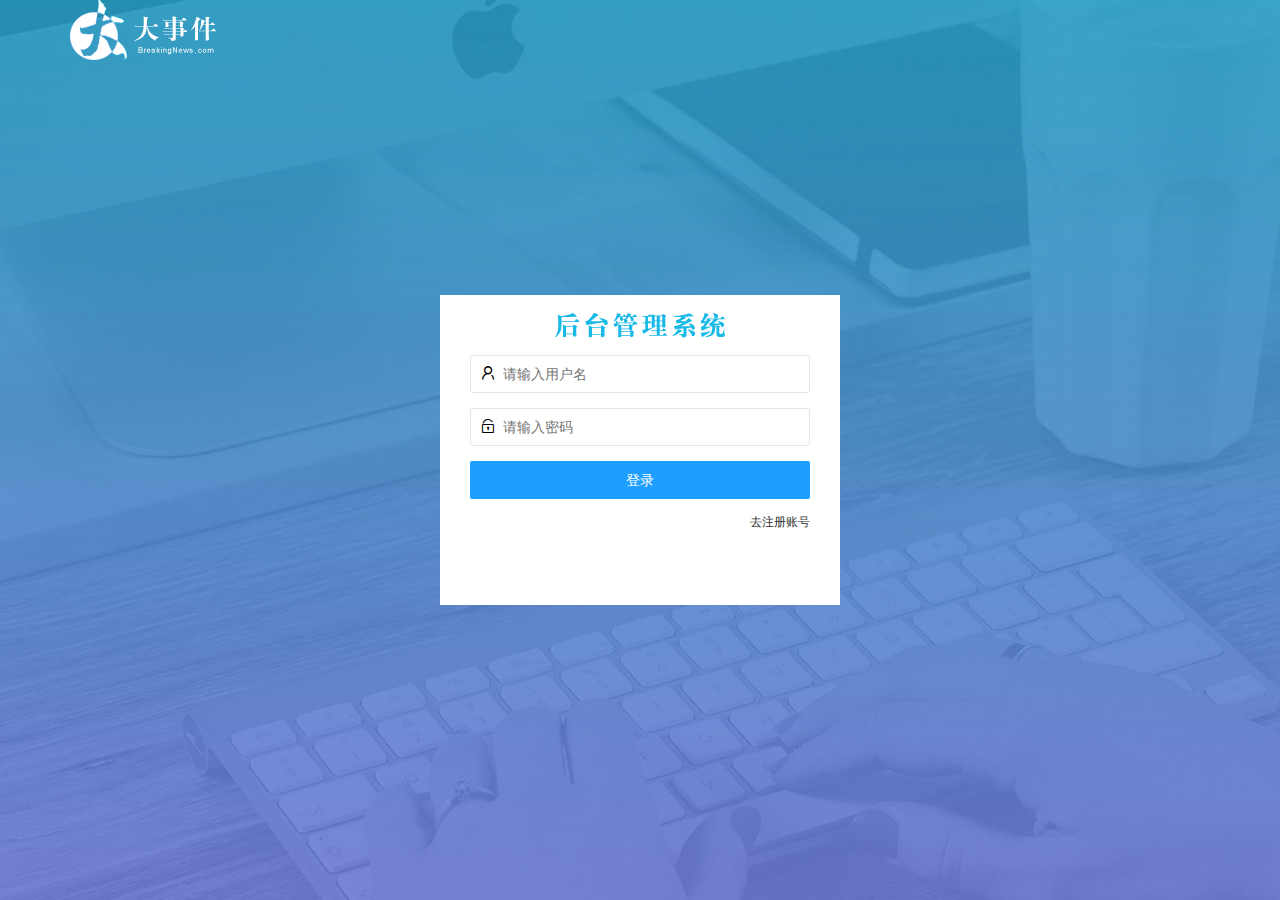
<file: login.html>
<!DOCTYPE html>
<html lang="en">
  <head>
    <meta charset="UTF-8" />
    <meta http-equiv="X-UA-Compatible" content="IE=edge" />
    <meta name="viewport" content="width=device-width, initial-scale=1.0" />
    <title>大事件-登录</title>
    <!-- 导入 LayUI 样式 -->
    <link rel="stylesheet" href="/assets/lib/layui/css/layui.css" />
    <!-- 导入自定义样式 -->
    <link rel="stylesheet" href="/assets/css/login.css" />
  </head>
  <body>
    <!-- 头部 logo 区域 -->
    <div class="layui-main">
      <img src="/assets/images/logo.png" alt="" />
    </div>

    <!-- 登录注册区域 -->
    <div class="loginAndRegBox">
      <!-- 登录标题 -->
      <div class="title-box"></div>

      <!-- 登录 -->
      <div class="login-box">
        <form class="layui-form" id="form_login">
          <!-- 用户名 -->
          <div class="layui-form-item">
            <i class="layui-icon layui-icon-username"></i>
            <input
              type="text"
              name="username"
              required
              lay-verify="required"
              placeholder="请输入用户名"
              autocomplete="off"
              class="layui-input"
            />
          </div>

          <!-- 密码 -->
          <div class="layui-form-item">
            <i class="layui-icon layui-icon-password"></i>
            <input
              type="password"
              name="password"
              required
              lay-verify="required"
              placeholder="请输入密码"
              autocomplete="off"
              class="layui-input"
            />
          </div>

          <!-- 登录按钮 -->
          <div class="layui-form-item">
            <!-- 注意：表单提交按钮和普通按钮的区别，就是 lay-submit 属性 -->
            <button class="layui-btn layui-btn-normal layui-btn-fluid" lay-submit>
              登录
            </button>
          </div>
          <div class="layui-form-item link">
            <a href="javascript:;" id="link_reg">去注册账号</a>
          </div>
        </form>
      </div>

      <!-- 注册 -->
      <div class="reg-box">
        <form class="layui-form" id="form_reg">
          <!-- 用户名 -->
          <div class="layui-form-item">
            <i class="layui-icon layui-icon-username"></i>
            <input
              type="text"
              name="username"
              required
              lay-verify="required"
              placeholder="请输入用户名"
              autocomplete="off"
              class="layui-input"
            />
          </div>

          <!-- 密码 -->
          <div class="layui-form-item">
            <i class="layui-icon layui-icon-password"></i>
            <input
              type="password"
              name="password"
              required
              lay-verify="required|pwd"
              placeholder="请输入密码"
              autocomplete="off"
              class="layui-input"
            />
          </div>

          <!-- 确认密码 -->
          <div class="layui-form-item">
            <i class="layui-icon layui-icon-password"></i>
            <input
              type="password"
              name="repassword"
              required
              lay-verify="required|pwd|repwd"
              placeholder="再次确认密码"
              autocomplete="off"
              class="layui-input"
            />
          </div>

          <!-- 注册按钮 -->
          <div class="layui-form-item">
            <!-- 注意：表单提交按钮和普通按钮的区别，就是 lay-submit 属性 -->
            <button
              class="layui-btn layui-btn-normal layui-btn-fluid"
              lay-submit
            >
              注册
            </button>
          </div>
          <div class="layui-form-item link">
            <a href="javascript:;" id="link_login">去登录</a>
          </div>
        </form>
      </div>
      
    </div>
    <script src="./assets/lib/layui/layui.all.js"></script>
    <script src="/assets/lib/jquery.js"></script>
    <script src="./assets/js/base.js"></script>
    <script src="/assets/js/login.js"></script>
  </body>
</html>
</file>
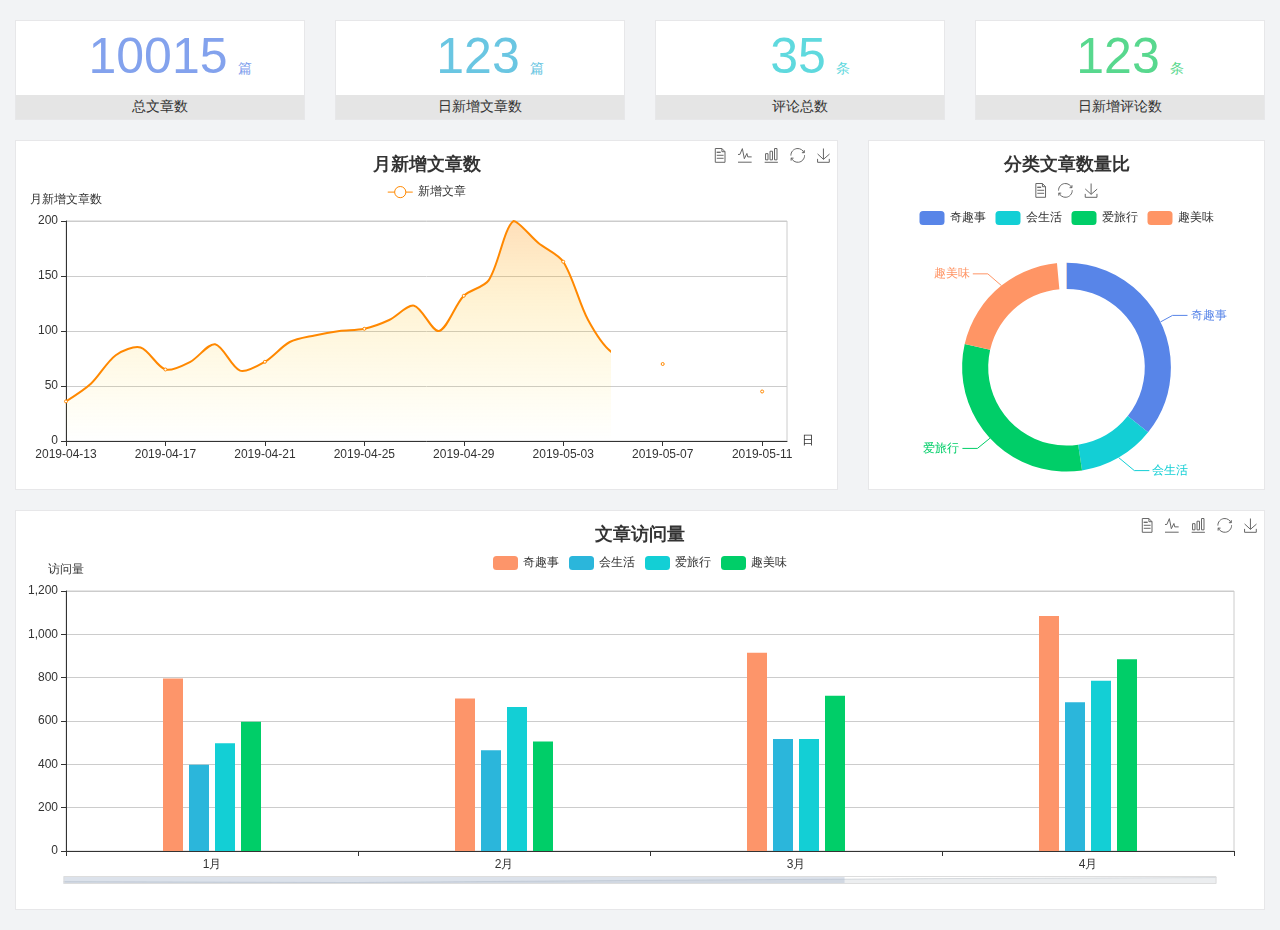
<file: home/dashboard.html>
<!DOCTYPE html>
<html lang="en">

<head>
  <meta charset="UTF-8">
  <meta name="viewport" content="width=device-width, initial-scale=1.0">
  <meta http-equiv="X-UA-Compatible" content="ie=edge">
  <title>图表统计</title>
  <link rel="stylesheet" href="../../assets/lib/bootstrap.css" />
  <link rel="stylesheet" href="../../assets/lib/main.css" />
  <script src="../../assets/lib/jquery.js"></script>
  <script type="text/javascript" src="../../assets/lib/echarts.min.js"></script>
</head>

<body>
  <div class="container-fluid">
    <div class="row spannel_list">
      <div class="col-sm-3 col-xs-6">
        <div class="spannel">
          <em>10015</em><span>篇</span>
          <b>总文章数</b>
        </div>
      </div>
      <div class="col-sm-3 col-xs-6">
        <div class="spannel scolor01">
          <em>123</em><span>篇</span>
          <b>日新增文章数</b>
        </div>
      </div>
      <div class="col-sm-3 col-xs-6">
        <div class="spannel scolor02">
          <em>35</em><span>条</span>
          <b>评论总数</b>
        </div>
      </div>
      <div class="col-sm-3 col-xs-6">
        <div class="spannel scolor03">
          <em>123</em><span>条</span>
          <b>日新增评论数</b>
        </div>
      </div>
    </div>
  </div>

  <div class="container-fluid">
    <div class="row curve-pie">
      <div class="col-lg-8 col-md-8">
        <div class="gragh_pannel" id="curve_show"></div>
      </div>
      <div class="col-lg-4 col-md-4">
        <div class="gragh_pannel" id="pie_show"></div>
      </div>
    </div>
  </div>

  <div class="container-fluid">
    <div class="column_pannel" id="column_show"></div>
  </div>

  <script>
    var oChart = echarts.init(document.getElementById('curve_show'));
    var aList_all = [
      { 'count': 36, 'date': '2019-04-13' },
      { 'count': 52, 'date': '2019-04-14' },
      { 'count': 78, 'date': '2019-04-15' },
      { 'count': 85, 'date': '2019-04-16' },
      { 'count': 65, 'date': '2019-04-17' },
      { 'count': 72, 'date': '2019-04-18' },
      { 'count': 88, 'date': '2019-04-19' },
      { 'count': 64, 'date': '2019-04-20' },
      { 'count': 72, 'date': '2019-04-21' },
      { 'count': 90, 'date': '2019-04-22' },
      { 'count': 96, 'date': '2019-04-23' },
      { 'count': 100, 'date': '2019-04-24' },
      { 'count': 102, 'date': '2019-04-25' },
      { 'count': 110, 'date': '2019-04-26' },
      { 'count': 123, 'date': '2019-04-27' },
      { 'count': 100, 'date': '2019-04-28' },
      { 'count': 132, 'date': '2019-04-29' },
      { 'count': 146, 'date': '2019-04-30' },
      { 'count': 200, 'date': '2019-05-01' },
      { 'count': 180, 'date': '2019-05-02' },
      { 'count': 163, 'date': '2019-05-03' },
      { 'count': 110, 'date': '2019-05-04' },
      { 'count': 80, 'date': '2019-05-05' },
      { 'count': 82, 'date': '2019-05-06' },
      { 'count': 70, 'date': '2019-05-07' },
      { 'count': 65, 'date': '2019-05-08' },
      { 'count': 54, 'date': '2019-05-09' },
      { 'count': 40, 'date': '2019-05-10' },
      { 'count': 45, 'date': '2019-05-11' },
      { 'count': 38, 'date': '2019-05-12' },
    ];

    let aCount = [];
    let aDate = [];

    for (var i = 0; i < aList_all.length; i++) {
      aCount.push(aList_all[i].count);
      aDate.push(aList_all[i].date);
    }

    var chartopt = {
      title: {
        text: '月新增文章数',
        left: 'center',
        top: '10'
      },
      tooltip: {
        trigger: 'axis'
      },
      legend: {
        data: ['新增文章'],
        top: '40'
      },
      toolbox: {
        show: true,
        feature: {
          mark: { show: true },
          dataView: { show: true, readOnly: false },
          magicType: { show: true, type: ['line', 'bar'] },
          restore: { show: true },
          saveAsImage: { show: true }
        }
      },
      calculable: true,
      xAxis: [
        {
          name: '日',
          type: 'category',
          boundaryGap: false,
          data: aDate
        }
      ],
      yAxis: [
        {
          name: '月新增文章数',
          type: 'value'
        }
      ],
      series: [
        {
          name: '新增文章',
          type: 'line',
          smooth: true,
          itemStyle: { normal: { areaStyle: { type: 'default' }, color: '#f80' }, lineStyle: { color: '#f80' } },
          data: aCount
        }],
      areaStyle: {
        normal: {
          color: new echarts.graphic.LinearGradient(0, 0, 0, 1, [{
            offset: 0,
            color: 'rgba(255,136,0,0.39)'
          }, {
            offset: .34,
            color: 'rgba(255,180,0,0.25)'
          }, {
            offset: 1,
            color: 'rgba(255,222,0,0.00)'
          }])

        }
      },
      grid: {
        show: true,
        x: 50,
        x2: 50,
        y: 80,
        height: 220
      }
    };

    oChart.setOption(chartopt);


    var oPie = echarts.init(document.getElementById('pie_show'));
    var oPieopt =
    {
      title: {
        top: 10,
        text: '分类文章数量比',
        x: 'center'
      },
      tooltip: {
        trigger: 'item',
        formatter: "{a} <br/>{b} : {c} ({d}%)"
      },
      color: ['#5885e8', '#13cfd5', '#00ce68', '#ff9565'],
      legend: {
        x: 'center',
        top: 65,
        data: ['奇趣事', '会生活', '爱旅行', '趣美味']
      },
      toolbox: {
        show: true,
        x: 'center',
        top: 35,
        feature: {
          mark: { show: true },
          dataView: { show: true, readOnly: false },
          magicType: {
            show: true,
            type: ['pie', 'funnel'],
            option: {
              funnel: {
                x: '25%',
                width: '50%',
                funnelAlign: 'left',
                max: 1548
              }
            }
          },
          restore: { show: true },
          saveAsImage: { show: true }
        }
      },
      calculable: true,
      series: [
        {
          name: '访问来源',
          type: 'pie',
          radius: ['45%', '60%'],
          center: ['50%', '65%'],
          data: [
            { value: 300, name: '奇趣事' },
            { value: 100, name: '会生活' },
            { value: 260, name: '爱旅行' },
            { value: 180, name: '趣美味' }
          ]
        }
      ]
    };
    oPie.setOption(oPieopt);



    var oColumn = this.echarts.init(document.getElementById('column_show'));
    var oColumnopt =
    {
      title: {
        text: '文章访问量',
        left: 'center',
        top: '10'
      },
      tooltip: {
        trigger: 'axis'
      },
      legend: {
        data: ['奇趣事', '会生活', '爱旅行', '趣美味'],
        top: '40'
      },
      toolbox: {
        show: true,
        feature: {
          mark: { show: true },
          dataView: { show: true, readOnly: false },
          magicType: { show: true, type: ['line', 'bar'] },
          restore: { show: true },
          saveAsImage: { show: true }
        }
      },
      calculable: true,
      xAxis: [
        {
          type: 'category',
          data: ['1月', '2月', '3月', '4月', '5月']
        }
      ],
      yAxis: [
        {
          name: '访问量',
          type: 'value'
        }
      ],
      series: [
        {
          name: '奇趣事',
          type: 'bar',
          barWidth: 20,
          itemStyle: {
            normal: { areaStyle: { type: 'default' }, color: '#fd956a' }
          },
          data: [800, 708, 920, 1090, 1200]
        },
        {
          name: '会生活',
          type: 'bar',
          barWidth: 20,
          itemStyle: {
            normal: { areaStyle: { type: 'default' }, color: '#2bb6db' }
          },
          data: [400, 468, 520, 690, 800]
        },
        {
          name: '爱旅行',
          type: 'bar',
          barWidth: 20,
          itemStyle: {
            normal: { areaStyle: { type: 'default' }, color: '#13cfd5' }
          },
          data: [500, 668, 520, 790, 900]
        },
        {
          name: '趣美味',
          type: 'bar',
          barWidth: 20,
          itemStyle: {
            normal: { areaStyle: { type: 'default' }, color: '#00ce68' }
          },
          data: [600, 508, 720, 890, 1000]
        }
      ],
      grid: {
        show: true,
        x: 50,
        x2: 30,
        y: 80,
        height: 260
      },
      dataZoom: [//给x轴设置滚动条
        {
          start: 0,//默认为0
          end: 100 - 1000 / 31,//默认为100
          type: 'slider',
          show: true,
          xAxisIndex: [0],
          handleSize: 0,//滑动条的 左右2个滑动条的大小
          height: 8,//组件高度
          left: 45, //左边的距离
          right: 50,//右边的距离
          bottom: 26,//右边的距离
          handleColor: '#ddd',//h滑动图标的颜色
          handleStyle: {
            borderColor: "#cacaca",
            borderWidth: "1",
            shadowBlur: 2,
            background: "#ddd",
            shadowColor: "#ddd",
          }
        }]
    };
    oColumn.setOption(oColumnopt);
  </script>
</body>

</html>
</file>
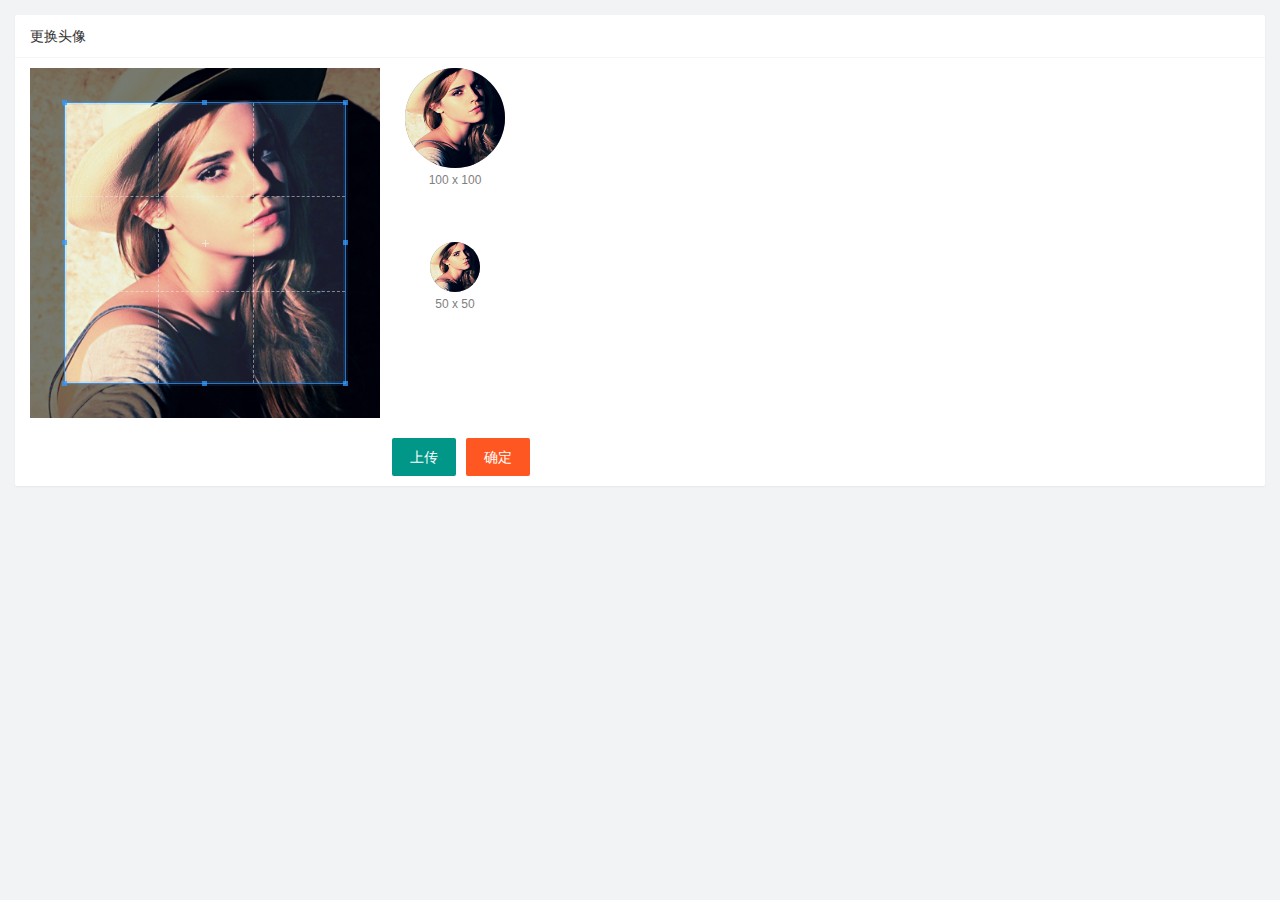
<file: user/user_avatar.html>
<!DOCTYPE html>
<html lang="en">
  <head>
    <meta charset="UTF-8" />
    <meta http-equiv="X-UA-Compatible" content="IE=edge" />
    <meta name="viewport" content="width=device-width, initial-scale=1.0" />
    <title>Document</title>
    <link rel="stylesheet" href="/assets/lib/layui/css/layui.css" />
    <link rel="stylesheet" href="/assets/lib/cropper/cropper.css" />
    <link rel="stylesheet" href="/assets/css/user/user_avatar.css" />
  </head>
  <body>
    <div class="layui-card">
      <div class="layui-card-header">更换头像</div>
      <div class="layui-card-body">
        <!-- 第一行的图片裁剪和预览区域 -->
        <div class="row1">
          <!-- 图片裁剪区域 -->
          <div class="cropper-box">
            <!-- 这个 img 标签很重要，将来会把它初始化为裁剪区域 -->
            <img id="image" src="/assets/images/sample.jpg" />
          </div>
          <!-- 图片的预览区域 -->
          <div class="preview-box">
            <div>
              <!-- 宽高为 100px 的预览区域 -->
              <div class="img-preview w100"></div>
              <p class="size">100 x 100</p>
            </div>
            <div>
              <!-- 宽高为 50px 的预览区域 -->
              <div class="img-preview w50"></div>
              <p class="size">50 x 50</p>
            </div>
          </div>
        </div>
        <!-- 第二行的按钮区域 -->
        <div class="row2">
            <input type="file" name="" id="file">
          <button type="button" class="layui-btn" id="btnChooseImage">上传</button>
          <button type="button" class="layui-btn layui-btn-danger" id="btn">确定</button>
        </div>
      </div>
    </div>
    <script src="/assets/lib/layui/layui.all.js"></script>
    <script src="/assets/lib/jquery.js"></script>
    <script src="/assets/lib/cropper/Cropper.js"></script>
    <script src="/assets/lib/cropper/jquery-cropper.js"></script>
    <script src="/assets/js/base.js"></script>
    <script src="/assets/js/user/user_avatar.js"></script>
  </body>
</html>
</file>
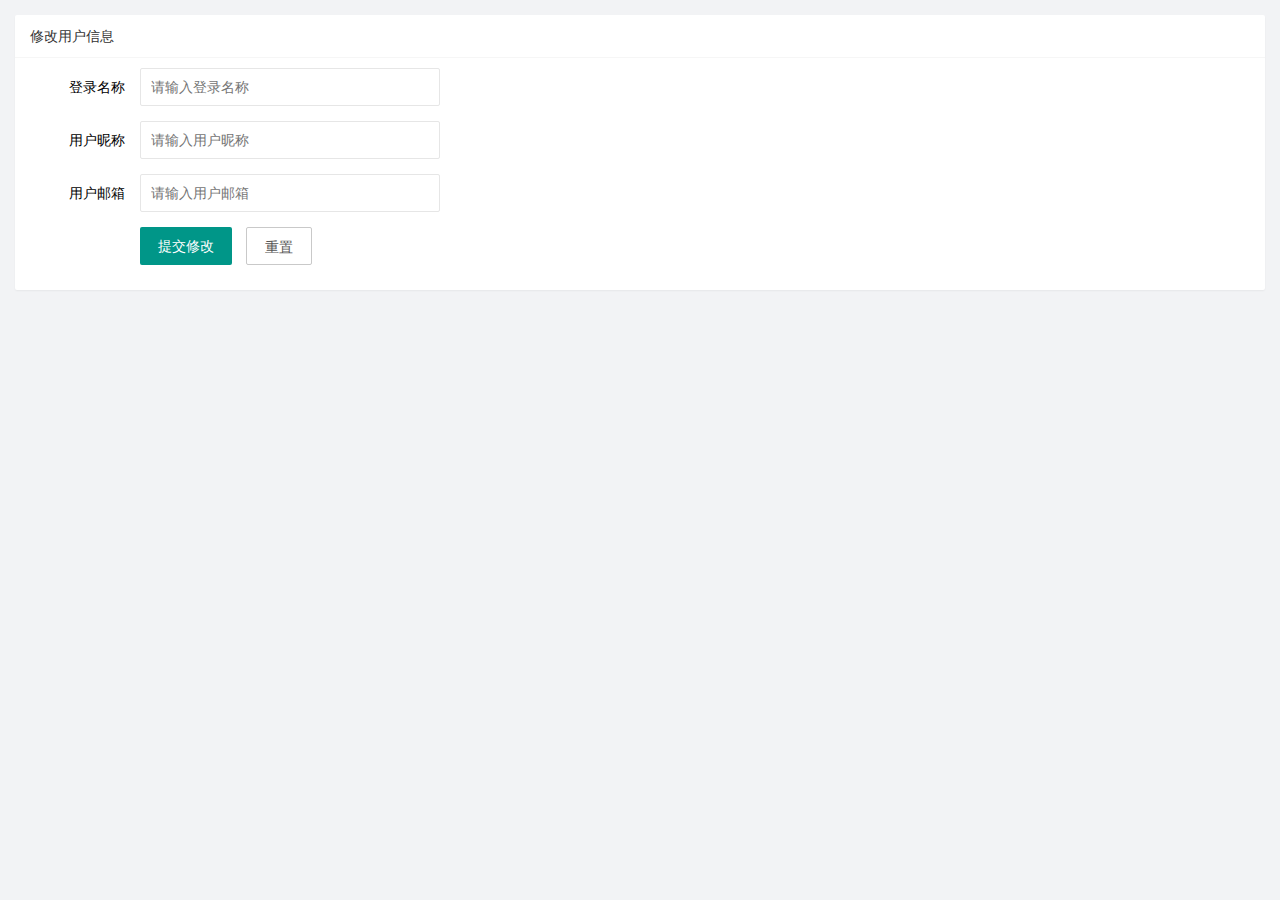
<file: user/user_info.html>
<!DOCTYPE html>
<html lang="en">
  <head>
    <meta charset="UTF-8" />
    <meta http-equiv="X-UA-Compatible" content="IE=edge" />
    <meta name="viewport" content="width=device-width, initial-scale=1.0" />
    <title>Document</title>
    <link rel="stylesheet" href="/assets/lib/layui/css/layui.css" />
    <link rel="stylesheet" href="/assets/css/user/user_info.css" />
  </head>
  <body>
    <div class="layui-card">
      <div class="layui-card-header">修改用户信息</div>
      <div class="layui-card-body">
        <!-- form 表单 -->
        <form class="layui-form" action=""  lay-filter="formUserInfo">
            <!-- 隐藏域 -->
            <input type="hidden" name="id">
          <div class="layui-form-item">
            <label class="layui-form-label">登录名称</label>
            <div class="layui-input-block">
              <input
                type="text"
                name="username"
                required
                readonly
                lay-verify="required"
                placeholder="请输入登录名称"
                autocomplete="off"
                class="layui-input"
              />
            </div>
          </div>
          <div class="layui-form-item">
            <label class="layui-form-label">用户昵称</label>
            <div class="layui-input-block">
              <input
                type="text"
                name="nickname"
                required
                lay-verify="required|nickname"
                placeholder="请输入用户昵称"
                autocomplete="off"
                class="layui-input"
              />
            </div>
          </div>
          <div class="layui-form-item">
            <label class="layui-form-label">用户邮箱</label>
            <div class="layui-input-block">
              <input
                type="text"
                name="email"
                required
                lay-verify="required|email"
                placeholder="请输入用户邮箱"
                autocomplete="off"
                class="layui-input"
              />
            </div>
          </div>
          <div class="layui-form-item">
            <div class="layui-input-block">
              <button class="layui-btn" lay-submit lay-filter="formDemo">
                提交修改
              </button>
              <button type="reset" class="layui-btn layui-btn-primary" id="btnSeset">
                重置
              </button>
            </div>
          </div>
        </form>
      </div>
    </div>
    <script src="/assets/lib/layui/layui.all.js"></script>
    <script src="/assets/lib/jquery.js"></script>
    <script src="/assets/js/base.js"></script>
    <script src="/assets/js/user/user_info.js"></script>
  </body>
</html>
</file>
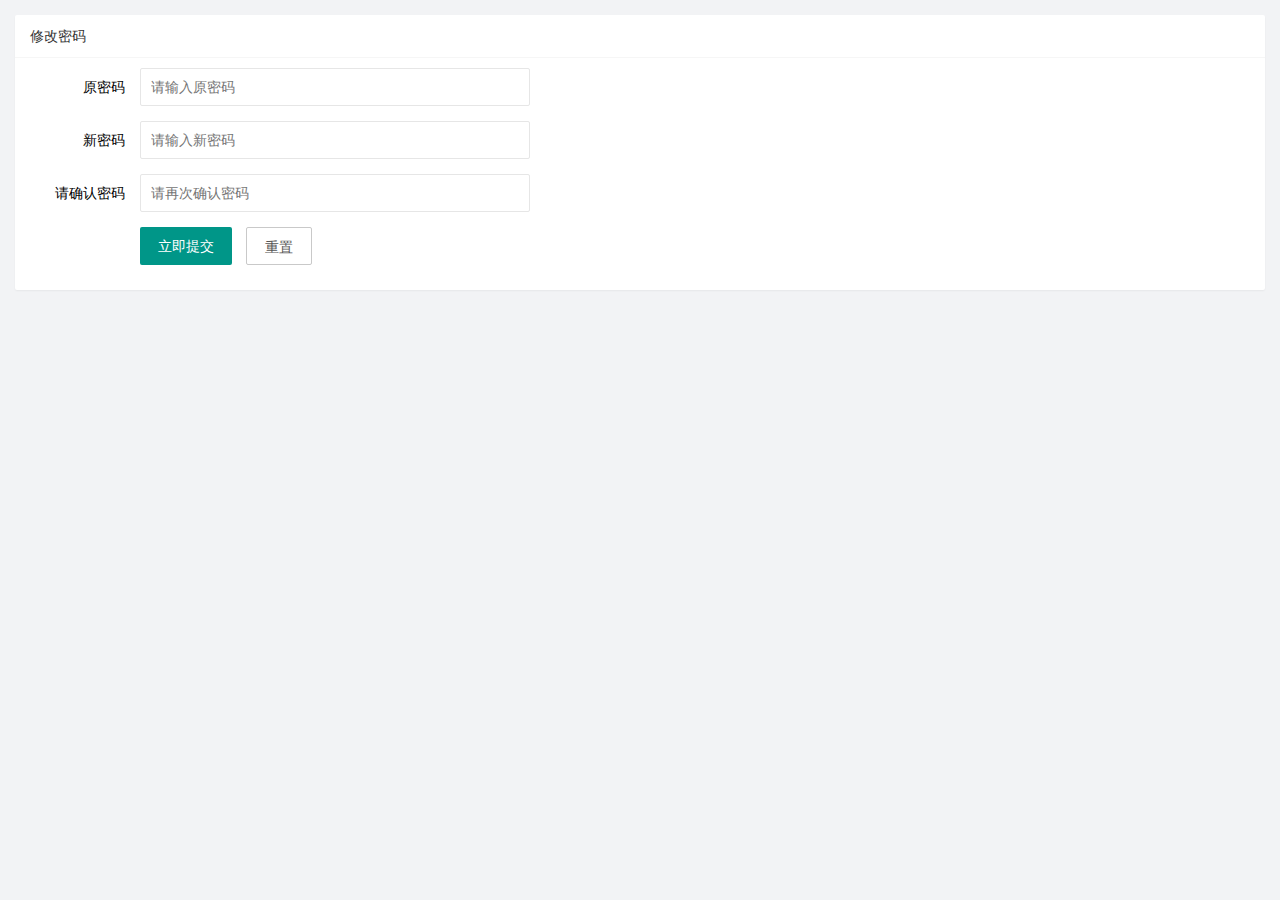
<file: user/user_pwd.html>
<!DOCTYPE html>
<html lang="en">
  <head>
    <meta charset="UTF-8" />
    <meta http-equiv="X-UA-Compatible" content="IE=edge" />
    <meta name="viewport" content="width=device-width, initial-scale=1.0" />
    <title>Document</title>
    <link rel="stylesheet" href="/assets/lib/layui/css/layui.css" />
    <link rel="stylesheet" href="/assets/css/user/user_pwd.css" />
  </head>
  <body>
    <div class="layui-card">
      <div class="layui-card-header">修改密码</div>
      <div class="layui-card-body">
        <form class="layui-form" action="">
          <div class="layui-form-item">
            <label class="layui-form-label">原密码</label>
            <div class="layui-input-block">
              <input
                type="password"
                name="oldPwd"
                required
                lay-verify="required|pwd"
                placeholder="请输入原密码"
                autocomplete="off"
                class="layui-input"
              />
            </div>
          </div>
          <div class="layui-form-item">
            <label class="layui-form-label">新密码</label>
            <div class="layui-input-block">
              <input
                type="password"
                name="newPwd"
                required
                lay-verify="required|pwd|samePwd"
                placeholder="请输入新密码"
                autocomplete="off"
                class="layui-input"
              />
            </div>
          </div>
          <div class="layui-form-item">
            <label class="layui-form-label">请确认密码</label>
            <div class="layui-input-block">
              <input
                type="password"
                name="rePwd"
                required
                lay-verify="required|pwd|rePwd"
                placeholder="请再次确认密码"
                autocomplete="off"
                class="layui-input"
              />
            </div>
          </div>
          <div class="layui-form-item">
            <div class="layui-input-block">
              <button class="layui-btn" lay-submit lay-filter="formDemo">
                立即提交
              </button>
              <button type="reset" class="layui-btn layui-btn-primary">
                重置
              </button>
            </div>
          </div>
        </form>
      </div>
    </div>
    <!-- 导入 layui 的 js -->
    <script src="/assets/lib/layui/layui.all.js"></script>
    <!-- 导入 jQuery -->
    <script src="/assets/lib/jquery.js"></script>
    <!-- 导入 baseAPI -->
    <script src="/assets/js/base.js"></script>
    <!-- 导入自己的 js -->
    <script src="/assets/js/user/user_pwd.js"></script>
  </body>
</html>
</file>
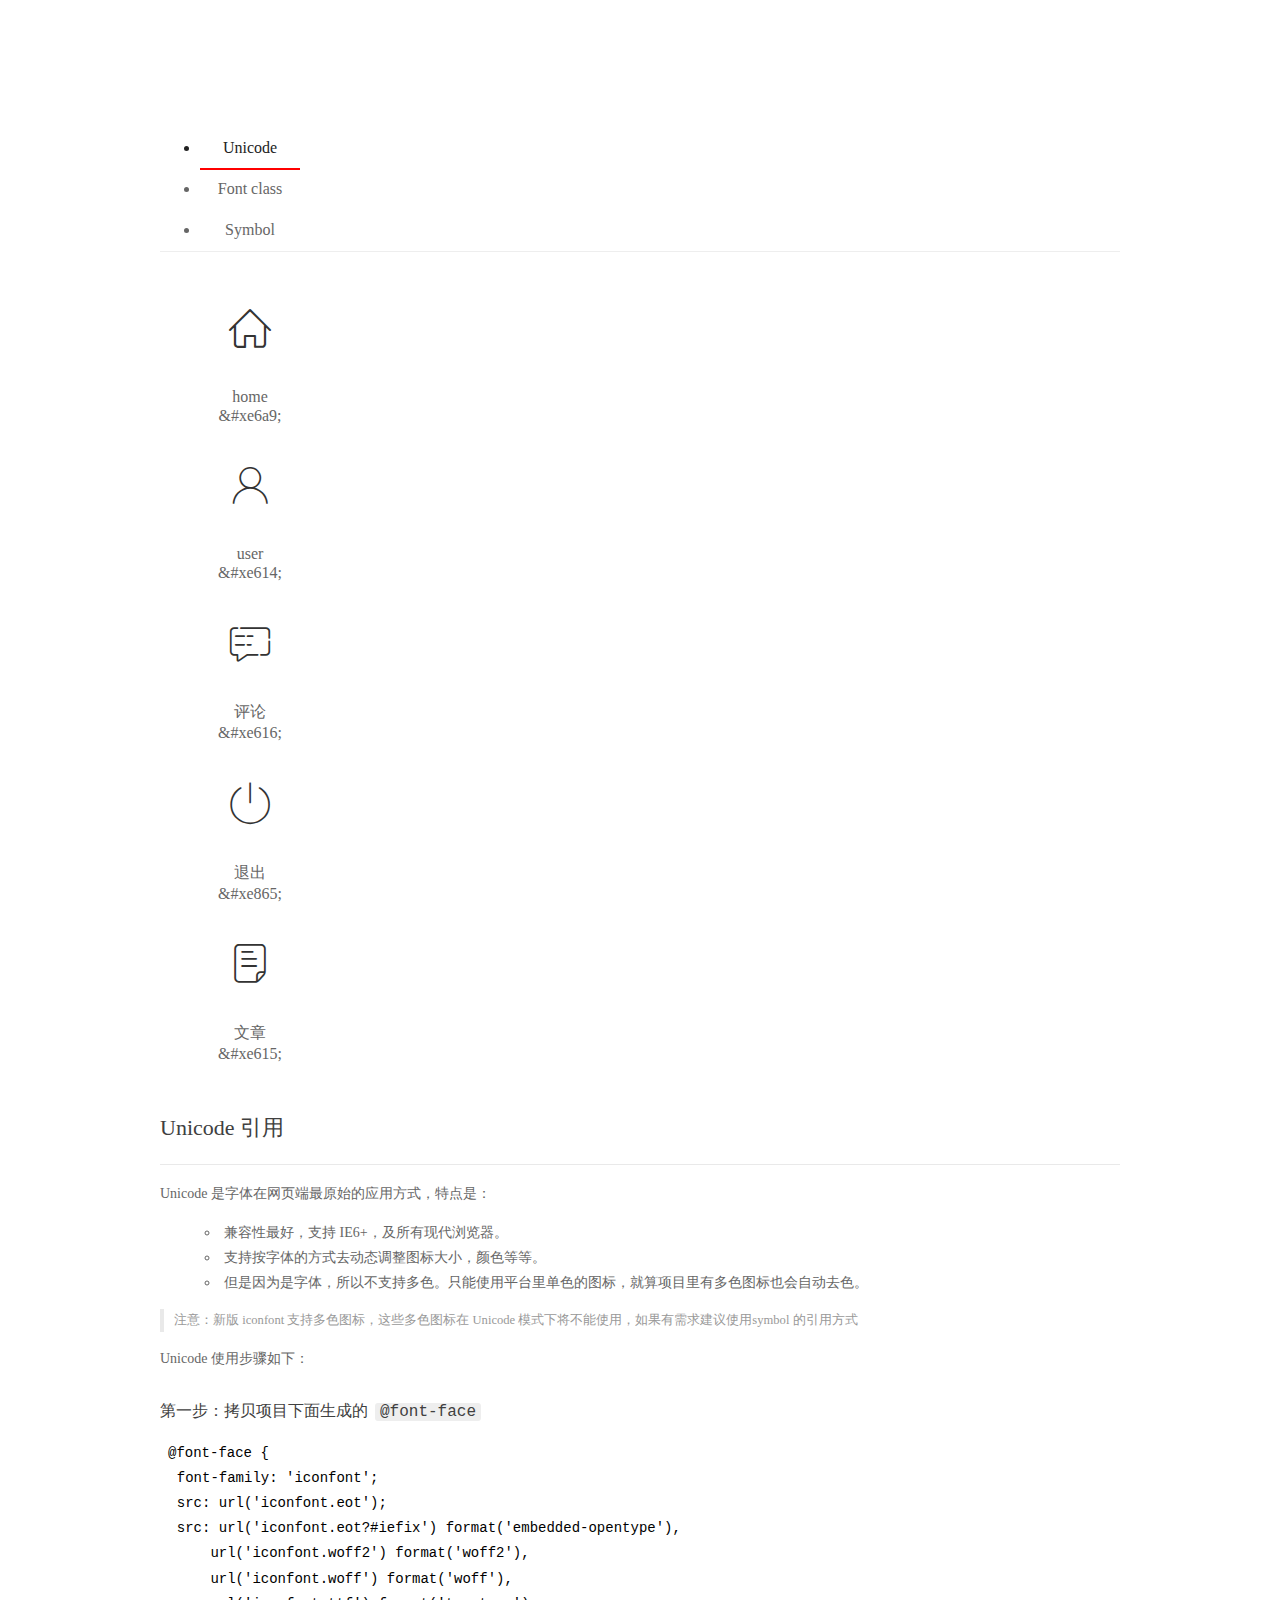
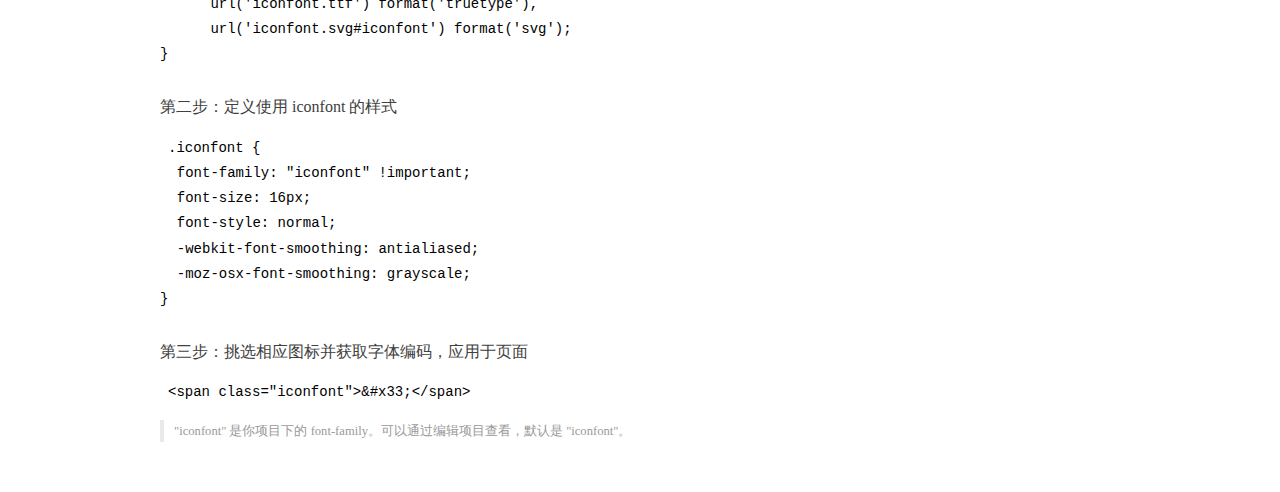
<file: assets/fonts/demo_index.html>
<!DOCTYPE html>
<html>
<head>
  <meta charset="utf-8"/>
  <title>IconFont Demo</title>
  <link rel="shortcut icon" href="https://gtms04.alicdn.com/tps/i4/TB1_oz6GVXXXXaFXpXXJDFnIXXX-64-64.ico" type="image/x-icon"/>
  <link rel="stylesheet" href="https://g.alicdn.com/thx/cube/1.3.2/cube.min.css">
  <link rel="stylesheet" href="demo.css">
  <link rel="stylesheet" href="iconfont.css">
  <script src="iconfont.js"></script>
  <!-- jQuery -->
  <script src="https://a1.alicdn.com/oss/uploads/2018/12/26/7bfddb60-08e8-11e9-9b04-53e73bb6408b.js"></script>
  <!-- 代码高亮 -->
  <script src="https://a1.alicdn.com/oss/uploads/2018/12/26/a3f714d0-08e6-11e9-8a15-ebf944d7534c.js"></script>
</head>
<body>
  <div class="main">
    <h1 class="logo"><a href="https://www.iconfont.cn/" title="iconfont 首页" target="_blank">&#xe86b;</a></h1>
    <div class="nav-tabs">
      <ul id="tabs" class="dib-box">
        <li class="dib active"><span>Unicode</span></li>
        <li class="dib"><span>Font class</span></li>
        <li class="dib"><span>Symbol</span></li>
      </ul>
      
    </div>
    <div class="tab-container">
      <div class="content unicode" style="display: block;">
          <ul class="icon_lists dib-box">
          
            <li class="dib">
              <span class="icon iconfont">&#xe6a9;</span>
                <div class="name">home</div>
                <div class="code-name">&amp;#xe6a9;</div>
              </li>
          
            <li class="dib">
              <span class="icon iconfont">&#xe614;</span>
                <div class="name">user</div>
                <div class="code-name">&amp;#xe614;</div>
              </li>
          
            <li class="dib">
              <span class="icon iconfont">&#xe616;</span>
                <div class="name">评论</div>
                <div class="code-name">&amp;#xe616;</div>
              </li>
          
            <li class="dib">
              <span class="icon iconfont">&#xe865;</span>
                <div class="name">退出</div>
                <div class="code-name">&amp;#xe865;</div>
              </li>
          
            <li class="dib">
              <span class="icon iconfont">&#xe615;</span>
                <div class="name">文章</div>
                <div class="code-name">&amp;#xe615;</div>
              </li>
          
          </ul>
          <div class="article markdown">
          <h2 id="unicode-">Unicode 引用</h2>
          <hr>

          <p>Unicode 是字体在网页端最原始的应用方式，特点是：</p>
          <ul>
            <li>兼容性最好，支持 IE6+，及所有现代浏览器。</li>
            <li>支持按字体的方式去动态调整图标大小，颜色等等。</li>
            <li>但是因为是字体，所以不支持多色。只能使用平台里单色的图标，就算项目里有多色图标也会自动去色。</li>
          </ul>
          <blockquote>
            <p>注意：新版 iconfont 支持多色图标，这些多色图标在 Unicode 模式下将不能使用，如果有需求建议使用symbol 的引用方式</p>
          </blockquote>
          <p>Unicode 使用步骤如下：</p>
          <h3 id="-font-face">第一步：拷贝项目下面生成的 <code>@font-face</code></h3>
<pre><code class="language-css"
>@font-face {
  font-family: 'iconfont';
  src: url('iconfont.eot');
  src: url('iconfont.eot?#iefix') format('embedded-opentype'),
      url('iconfont.woff2') format('woff2'),
      url('iconfont.woff') format('woff'),
      url('iconfont.ttf') format('truetype'),
      url('iconfont.svg#iconfont') format('svg');
}
</code></pre>
          <h3 id="-iconfont-">第二步：定义使用 iconfont 的样式</h3>
<pre><code class="language-css"
>.iconfont {
  font-family: "iconfont" !important;
  font-size: 16px;
  font-style: normal;
  -webkit-font-smoothing: antialiased;
  -moz-osx-font-smoothing: grayscale;
}
</code></pre>
          <h3 id="-">第三步：挑选相应图标并获取字体编码，应用于页面</h3>
<pre>
<code class="language-html"
>&lt;span class="iconfont"&gt;&amp;#x33;&lt;/span&gt;
</code></pre>
          <blockquote>
            <p>"iconfont" 是你项目下的 font-family。可以通过编辑项目查看，默认是 "iconfont"。</p>
          </blockquote>
          </div>
      </div>
      <div class="content font-class">
        <ul class="icon_lists dib-box">
          
          <li class="dib">
            <span class="icon iconfont icon-home"></span>
            <div class="name">
              home
            </div>
            <div class="code-name">.icon-home
            </div>
          </li>
          
          <li class="dib">
            <span class="icon iconfont icon-user"></span>
            <div class="name">
              user
            </div>
            <div class="code-name">.icon-user
            </div>
          </li>
          
          <li class="dib">
            <span class="icon iconfont icon-pinglun"></span>
            <div class="name">
              评论
            </div>
            <div class="code-name">.icon-pinglun
            </div>
          </li>
          
          <li class="dib">
            <span class="icon iconfont icon-tuichu"></span>
            <div class="name">
              退出
            </div>
            <div class="code-name">.icon-tuichu
            </div>
          </li>
          
          <li class="dib">
            <span class="icon iconfont icon-16"></span>
            <div class="name">
              文章
            </div>
            <div class="code-name">.icon-16
            </div>
          </li>
          
        </ul>
        <div class="article markdown">
        <h2 id="font-class-">font-class 引用</h2>
        <hr>

        <p>font-class 是 Unicode 使用方式的一种变种，主要是解决 Unicode 书写不直观，语意不明确的问题。</p>
        <p>与 Unicode 使用方式相比，具有如下特点：</p>
        <ul>
          <li>兼容性良好，支持 IE8+，及所有现代浏览器。</li>
          <li>相比于 Unicode 语意明确，书写更直观。可以很容易分辨这个 icon 是什么。</li>
          <li>因为使用 class 来定义图标，所以当要替换图标时，只需要修改 class 里面的 Unicode 引用。</li>
          <li>不过因为本质上还是使用的字体，所以多色图标还是不支持的。</li>
        </ul>
        <p>使用步骤如下：</p>
        <h3 id="-fontclass-">第一步：引入项目下面生成的 fontclass 代码：</h3>
<pre><code class="language-html">&lt;link rel="stylesheet" href="./iconfont.css"&gt;
</code></pre>
        <h3 id="-">第二步：挑选相应图标并获取类名，应用于页面：</h3>
<pre><code class="language-html">&lt;span class="iconfont icon-xxx"&gt;&lt;/span&gt;
</code></pre>
        <blockquote>
          <p>"
            iconfont" 是你项目下的 font-family。可以通过编辑项目查看，默认是 "iconfont"。</p>
        </blockquote>
      </div>
      </div>
      <div class="content symbol">
          <ul class="icon_lists dib-box">
          
            <li class="dib">
                <svg class="icon svg-icon" aria-hidden="true">
                  <use xlink:href="#icon-home"></use>
                </svg>
                <div class="name">home</div>
                <div class="code-name">#icon-home</div>
            </li>
          
            <li class="dib">
                <svg class="icon svg-icon" aria-hidden="true">
                  <use xlink:href="#icon-user"></use>
                </svg>
                <div class="name">user</div>
                <div class="code-name">#icon-user</div>
            </li>
          
            <li class="dib">
                <svg class="icon svg-icon" aria-hidden="true">
                  <use xlink:href="#icon-pinglun"></use>
                </svg>
                <div class="name">评论</div>
                <div class="code-name">#icon-pinglun</div>
            </li>
          
            <li class="dib">
                <svg class="icon svg-icon" aria-hidden="true">
                  <use xlink:href="#icon-tuichu"></use>
                </svg>
                <div class="name">退出</div>
                <div class="code-name">#icon-tuichu</div>
            </li>
          
            <li class="dib">
                <svg class="icon svg-icon" aria-hidden="true">
                  <use xlink:href="#icon-16"></use>
                </svg>
                <div class="name">文章</div>
                <div class="code-name">#icon-16</div>
            </li>
          
          </ul>
          <div class="article markdown">
          <h2 id="symbol-">Symbol 引用</h2>
          <hr>

          <p>这是一种全新的使用方式，应该说这才是未来的主流，也是平台目前推荐的用法。相关介绍可以参考这篇<a href="">文章</a>
            这种用法其实是做了一个 SVG 的集合，与另外两种相比具有如下特点：</p>
          <ul>
            <li>支持多色图标了，不再受单色限制。</li>
            <li>通过一些技巧，支持像字体那样，通过 <code>font-size</code>, <code>color</code> 来调整样式。</li>
            <li>兼容性较差，支持 IE9+，及现代浏览器。</li>
            <li>浏览器渲染 SVG 的性能一般，还不如 png。</li>
          </ul>
          <p>使用步骤如下：</p>
          <h3 id="-symbol-">第一步：引入项目下面生成的 symbol 代码：</h3>
<pre><code class="language-html">&lt;script src="./iconfont.js"&gt;&lt;/script&gt;
</code></pre>
          <h3 id="-css-">第二步：加入通用 CSS 代码（引入一次就行）：</h3>
<pre><code class="language-html">&lt;style&gt;
.icon {
  width: 1em;
  height: 1em;
  vertical-align: -0.15em;
  fill: currentColor;
  overflow: hidden;
}
&lt;/style&gt;
</code></pre>
          <h3 id="-">第三步：挑选相应图标并获取类名，应用于页面：</h3>
<pre><code class="language-html">&lt;svg class="icon" aria-hidden="true"&gt;
  &lt;use xlink:href="#icon-xxx"&gt;&lt;/use&gt;
&lt;/svg&gt;
</code></pre>
          </div>
      </div>

    </div>
  </div>
  <script>
  $(document).ready(function () {
      $('.tab-container .content:first').show()

      $('#tabs li').click(function (e) {
        var tabContent = $('.tab-container .content')
        var index = $(this).index()

        if ($(this).hasClass('active')) {
          return
        } else {
          $('#tabs li').removeClass('active')
          $(this).addClass('active')

          tabContent.hide().eq(index).fadeIn()
        }
      })
    })
  </script>
</body>
</html>
</file>
<file: assets/lib/layui/css/layui.css>
/** layui-v2.5.5 MIT License By https://www.layui.com */
 .layui-inline,img{display:inline-block;vertical-align:middle}h1,h2,h3,h4,h5,h6{font-weight:400}.layui-edge,.layui-header,.layui-inline,.layui-main{position:relative}.layui-body,.layui-edge,.layui-elip{overflow:hidden}.layui-btn,.layui-edge,.layui-inline,img{vertical-align:middle}.layui-btn,.layui-disabled,.layui-icon,.layui-unselect{-moz-user-select:none;-webkit-user-select:none;-ms-user-select:none}.layui-elip,.layui-form-checkbox span,.layui-form-pane .layui-form-label{text-overflow:ellipsis;white-space:nowrap}.layui-breadcrumb,.layui-tree-btnGroup{visibility:hidden}blockquote,body,button,dd,div,dl,dt,form,h1,h2,h3,h4,h5,h6,input,li,ol,p,pre,td,textarea,th,ul{margin:0;padding:0;-webkit-tap-highlight-color:rgba(0,0,0,0)}a:active,a:hover{outline:0}img{border:none}li{list-style:none}table{border-collapse:collapse;border-spacing:0}h4,h5,h6{font-size:100%}button,input,optgroup,option,select,textarea{font-family:inherit;font-size:inherit;font-style:inherit;font-weight:inherit;outline:0}pre{white-space:pre-wrap;white-space:-moz-pre-wrap;white-space:-pre-wrap;white-space:-o-pre-wrap;word-wrap:break-word}body{line-height:24px;font:14px Helvetica Neue,Helvetica,PingFang SC,Tahoma,Arial,sans-serif}hr{height:1px;margin:10px 0;border:0;clear:both}a{color:#333;text-decoration:none}a:hover{color:#777}a cite{font-style:normal;*cursor:pointer}.layui-border-box,.layui-border-box *{box-sizing:border-box}.layui-box,.layui-box *{box-sizing:content-box}.layui-clear{clear:both;*zoom:1}.layui-clear:after{content:'\20';clear:both;*zoom:1;display:block;height:0}.layui-inline{*display:inline;*zoom:1}.layui-edge{display:inline-block;width:0;height:0;border-width:6px;border-style:dashed;border-color:transparent}.layui-edge-top{top:-4px;border-bottom-color:#999;border-bottom-style:solid}.layui-edge-right{border-left-color:#999;border-left-style:solid}.layui-edge-bottom{top:2px;border-top-color:#999;border-top-style:solid}.layui-edge-left{border-right-color:#999;border-right-style:solid}.layui-disabled,.layui-disabled:hover{color:#d2d2d2!important;cursor:not-allowed!important}.layui-circle{border-radius:100%}.layui-show{display:block!important}.layui-hide{display:none!important}@font-face{font-family:layui-icon;src:url(../font/iconfont.eot?v=250);src:url(../font/iconfont.eot?v=250#iefix) format('embedded-opentype'),url(../font/iconfont.woff2?v=250) format('woff2'),url(../font/iconfont.woff?v=250) format('woff'),url(../font/iconfont.ttf?v=250) format('truetype'),url(../font/iconfont.svg?v=250#layui-icon) format('svg')}.layui-icon{font-family:layui-icon!important;font-size:16px;font-style:normal;-webkit-font-smoothing:antialiased;-moz-osx-font-smoothing:grayscale}.layui-icon-reply-fill:before{content:"\e611"}.layui-icon-set-fill:before{content:"\e614"}.layui-icon-menu-fill:before{content:"\e60f"}.layui-icon-search:before{content:"\e615"}.layui-icon-share:before{content:"\e641"}.layui-icon-set-sm:before{content:"\e620"}.layui-icon-engine:before{content:"\e628"}.layui-icon-close:before{content:"\1006"}.layui-icon-close-fill:before{content:"\1007"}.layui-icon-chart-screen:before{content:"\e629"}.layui-icon-star:before{content:"\e600"}.layui-icon-circle-dot:before{content:"\e617"}.layui-icon-chat:before{content:"\e606"}.layui-icon-release:before{content:"\e609"}.layui-icon-list:before{content:"\e60a"}.layui-icon-chart:before{content:"\e62c"}.layui-icon-ok-circle:before{content:"\1005"}.layui-icon-layim-theme:before{content:"\e61b"}.layui-icon-table:before{content:"\e62d"}.layui-icon-right:before{content:"\e602"}.layui-icon-left:before{content:"\e603"}.layui-icon-cart-simple:before{content:"\e698"}.layui-icon-face-cry:before{content:"\e69c"}.layui-icon-face-smile:before{content:"\e6af"}.layui-icon-survey:before{content:"\e6b2"}.layui-icon-tree:before{content:"\e62e"}.layui-icon-upload-circle:before{content:"\e62f"}.layui-icon-add-circle:before{content:"\e61f"}.layui-icon-download-circle:before{content:"\e601"}.layui-icon-templeate-1:before{content:"\e630"}.layui-icon-util:before{content:"\e631"}.layui-icon-face-surprised:before{content:"\e664"}.layui-icon-edit:before{content:"\e642"}.layui-icon-speaker:before{content:"\e645"}.layui-icon-down:before{content:"\e61a"}.layui-icon-file:before{content:"\e621"}.layui-icon-layouts:before{content:"\e632"}.layui-icon-rate-half:before{content:"\e6c9"}.layui-icon-add-circle-fine:before{content:"\e608"}.layui-icon-prev-circle:before{content:"\e633"}.layui-icon-read:before{content:"\e705"}.layui-icon-404:before{content:"\e61c"}.layui-icon-carousel:before{content:"\e634"}.layui-icon-help:before{content:"\e607"}.layui-icon-code-circle:before{content:"\e635"}.layui-icon-water:before{content:"\e636"}.layui-icon-username:before{content:"\e66f"}.layui-icon-find-fill:before{content:"\e670"}.layui-icon-about:before{content:"\e60b"}.layui-icon-location:before{content:"\e715"}.layui-icon-up:before{content:"\e619"}.layui-icon-pause:before{content:"\e651"}.layui-icon-date:before{content:"\e637"}.layui-icon-layim-uploadfile:before{content:"\e61d"}.layui-icon-delete:before{content:"\e640"}.layui-icon-play:before{content:"\e652"}.layui-icon-top:before{content:"\e604"}.layui-icon-friends:before{content:"\e612"}.layui-icon-refresh-3:before{content:"\e9aa"}.layui-icon-ok:before{content:"\e605"}.layui-icon-layer:before{content:"\e638"}.layui-icon-face-smile-fine:before{content:"\e60c"}.layui-icon-dollar:before{content:"\e659"}.layui-icon-group:before{content:"\e613"}.layui-icon-layim-download:before{content:"\e61e"}.layui-icon-picture-fine:before{content:"\e60d"}.layui-icon-link:before{content:"\e64c"}.layui-icon-diamond:before{content:"\e735"}.layui-icon-log:before{content:"\e60e"}.layui-icon-rate-solid:before{content:"\e67a"}.layui-icon-fonts-del:before{content:"\e64f"}.layui-icon-unlink:before{content:"\e64d"}.layui-icon-fonts-clear:before{content:"\e639"}.layui-icon-triangle-r:before{content:"\e623"}.layui-icon-circle:before{content:"\e63f"}.layui-icon-radio:before{content:"\e643"}.layui-icon-align-center:before{content:"\e647"}.layui-icon-align-right:before{content:"\e648"}.layui-icon-align-left:before{content:"\e649"}.layui-icon-loading-1:before{content:"\e63e"}.layui-icon-return:before{content:"\e65c"}.layui-icon-fonts-strong:before{content:"\e62b"}.layui-icon-upload:before{content:"\e67c"}.layui-icon-dialogue:before{content:"\e63a"}.layui-icon-video:before{content:"\e6ed"}.layui-icon-headset:before{content:"\e6fc"}.layui-icon-cellphone-fine:before{content:"\e63b"}.layui-icon-add-1:before{content:"\e654"}.layui-icon-face-smile-b:before{content:"\e650"}.layui-icon-fonts-html:before{content:"\e64b"}.layui-icon-form:before{content:"\e63c"}.layui-icon-cart:before{content:"\e657"}.layui-icon-camera-fill:before{content:"\e65d"}.layui-icon-tabs:before{content:"\e62a"}.layui-icon-fonts-code:before{content:"\e64e"}.layui-icon-fire:before{content:"\e756"}.layui-icon-set:before{content:"\e716"}.layui-icon-fonts-u:before{content:"\e646"}.layui-icon-triangle-d:before{content:"\e625"}.layui-icon-tips:before{content:"\e702"}.layui-icon-picture:before{content:"\e64a"}.layui-icon-more-vertical:before{content:"\e671"}.layui-icon-flag:before{content:"\e66c"}.layui-icon-loading:before{content:"\e63d"}.layui-icon-fonts-i:before{content:"\e644"}.layui-icon-refresh-1:before{content:"\e666"}.layui-icon-rmb:before{content:"\e65e"}.layui-icon-home:before{content:"\e68e"}.layui-icon-user:before{content:"\e770"}.layui-icon-notice:before{content:"\e667"}.layui-icon-login-weibo:before{content:"\e675"}.layui-icon-voice:before{content:"\e688"}.layui-icon-upload-drag:before{content:"\e681"}.layui-icon-login-qq:before{content:"\e676"}.layui-icon-snowflake:before{content:"\e6b1"}.layui-icon-file-b:before{content:"\e655"}.layui-icon-template:before{content:"\e663"}.layui-icon-auz:before{content:"\e672"}.layui-icon-console:before{content:"\e665"}.layui-icon-app:before{content:"\e653"}.layui-icon-prev:before{content:"\e65a"}.layui-icon-website:before{content:"\e7ae"}.layui-icon-next:before{content:"\e65b"}.layui-icon-component:before{content:"\e857"}.layui-icon-more:before{content:"\e65f"}.layui-icon-login-wechat:before{content:"\e677"}.layui-icon-shrink-right:before{content:"\e668"}.layui-icon-spread-left:before{content:"\e66b"}.layui-icon-camera:before{content:"\e660"}.layui-icon-note:before{content:"\e66e"}.layui-icon-refresh:before{content:"\e669"}.layui-icon-female:before{content:"\e661"}.layui-icon-male:before{content:"\e662"}.layui-icon-password:before{content:"\e673"}.layui-icon-senior:before{content:"\e674"}.layui-icon-theme:before{content:"\e66a"}.layui-icon-tread:before{content:"\e6c5"}.layui-icon-praise:before{content:"\e6c6"}.layui-icon-star-fill:before{content:"\e658"}.layui-icon-rate:before{content:"\e67b"}.layui-icon-template-1:before{content:"\e656"}.layui-icon-vercode:before{content:"\e679"}.layui-icon-cellphone:before{content:"\e678"}.layui-icon-screen-full:before{content:"\e622"}.layui-icon-screen-restore:before{content:"\e758"}.layui-icon-cols:before{content:"\e610"}.layui-icon-export:before{content:"\e67d"}.layui-icon-print:before{content:"\e66d"}.layui-icon-slider:before{content:"\e714"}.layui-icon-addition:before{content:"\e624"}.layui-icon-subtraction:before{content:"\e67e"}.layui-icon-service:before{content:"\e626"}.layui-icon-transfer:before{content:"\e691"}.layui-main{width:1140px;margin:0 auto}.layui-header{z-index:1000;height:60px}.layui-header a:hover{transition:all .5s;-webkit-transition:all .5s}.layui-side{position:fixed;left:0;top:0;bottom:0;z-index:999;width:200px;overflow-x:hidden}.layui-side-scroll{position:relative;width:220px;height:100%;overflow-x:hidden}.layui-body{position:absolute;left:200px;right:0;top:0;bottom:0;z-index:998;width:auto;overflow-y:auto;box-sizing:border-box}.layui-layout-body{overflow:hidden}.layui-layout-admin .layui-header{background-color:#23262E}.layui-layout-admin .layui-side{top:60px;width:200px;overflow-x:hidden}.layui-layout-admin .layui-body{position:fixed;top:60px;bottom:44px}.layui-layout-admin .layui-main{width:auto;margin:0 15px}.layui-layout-admin .layui-footer{position:fixed;left:200px;right:0;bottom:0;height:44px;line-height:44px;padding:0 15px;background-color:#eee}.layui-layout-admin .layui-logo{position:absolute;left:0;top:0;width:200px;height:100%;line-height:60px;text-align:center;color:#009688;font-size:16px}.layui-layout-admin .layui-header .layui-nav{background:0 0}.layui-layout-left{position:absolute!important;left:200px;top:0}.layui-layout-right{position:absolute!important;right:0;top:0}.layui-container{position:relative;margin:0 auto;padding:0 15px;box-sizing:border-box}.layui-fluid{position:relative;margin:0 auto;padding:0 15px}.layui-row:after,.layui-row:before{content:'';display:block;clear:both}.layui-col-lg1,.layui-col-lg10,.layui-col-lg11,.layui-col-lg12,.layui-col-lg2,.layui-col-lg3,.layui-col-lg4,.layui-col-lg5,.layui-col-lg6,.layui-col-lg7,.layui-col-lg8,.layui-col-lg9,.layui-col-md1,.layui-col-md10,.layui-col-md11,.layui-col-md12,.layui-col-md2,.layui-col-md3,.layui-col-md4,.layui-col-md5,.layui-col-md6,.layui-col-md7,.layui-col-md8,.layui-col-md9,.layui-col-sm1,.layui-col-sm10,.layui-col-sm11,.layui-col-sm12,.layui-col-sm2,.layui-col-sm3,.layui-col-sm4,.layui-col-sm5,.layui-col-sm6,.layui-col-sm7,.layui-col-sm8,.layui-col-sm9,.layui-col-xs1,.layui-col-xs10,.layui-col-xs11,.layui-col-xs12,.layui-col-xs2,.layui-col-xs3,.layui-col-xs4,.layui-col-xs5,.layui-col-xs6,.layui-col-xs7,.layui-col-xs8,.layui-col-xs9{position:relative;display:block;box-sizing:border-box}.layui-col-xs1,.layui-col-xs10,.layui-col-xs11,.layui-col-xs12,.layui-col-xs2,.layui-col-xs3,.layui-col-xs4,.layui-col-xs5,.layui-col-xs6,.layui-col-xs7,.layui-col-xs8,.layui-col-xs9{float:left}.layui-col-xs1{width:8.33333333%}.layui-col-xs2{width:16.66666667%}.layui-col-xs3{width:25%}.layui-col-xs4{width:33.33333333%}.layui-col-xs5{width:41.66666667%}.layui-col-xs6{width:50%}.layui-col-xs7{width:58.33333333%}.layui-col-xs8{width:66.66666667%}.layui-col-xs9{width:75%}.layui-col-xs10{width:83.33333333%}.layui-col-xs11{width:91.66666667%}.layui-col-xs12{width:100%}.layui-col-xs-offset1{margin-left:8.33333333%}.layui-col-xs-offset2{margin-left:16.66666667%}.layui-col-xs-offset3{margin-left:25%}.layui-col-xs-offset4{margin-left:33.33333333%}.layui-col-xs-offset5{margin-left:41.66666667%}.layui-col-xs-offset6{margin-left:50%}.layui-col-xs-offset7{margin-left:58.33333333%}.layui-col-xs-offset8{margin-left:66.66666667%}.layui-col-xs-offset9{margin-left:75%}.layui-col-xs-offset10{margin-left:83.33333333%}.layui-col-xs-offset11{margin-left:91.66666667%}.layui-col-xs-offset12{margin-left:100%}@media screen and (max-width:768px){.layui-hide-xs{display:none!important}.layui-show-xs-block{display:block!important}.layui-show-xs-inline{display:inline!important}.layui-show-xs-inline-block{display:inline-block!important}}@media screen and (min-width:768px){.layui-container{width:750px}.layui-hide-sm{display:none!important}.layui-show-sm-block{display:block!important}.layui-show-sm-inline{display:inline!important}.layui-show-sm-inline-block{display:inline-block!important}.layui-col-sm1,.layui-col-sm10,.layui-col-sm11,.layui-col-sm12,.layui-col-sm2,.layui-col-sm3,.layui-col-sm4,.layui-col-sm5,.layui-col-sm6,.layui-col-sm7,.layui-col-sm8,.layui-col-sm9{float:left}.layui-col-sm1{width:8.33333333%}.layui-col-sm2{width:16.66666667%}.layui-col-sm3{width:25%}.layui-col-sm4{width:33.33333333%}.layui-col-sm5{width:41.66666667%}.layui-col-sm6{width:50%}.layui-col-sm7{width:58.33333333%}.layui-col-sm8{width:66.66666667%}.layui-col-sm9{width:75%}.layui-col-sm10{width:83.33333333%}.layui-col-sm11{width:91.66666667%}.layui-col-sm12{width:100%}.layui-col-sm-offset1{margin-left:8.33333333%}.layui-col-sm-offset2{margin-left:16.66666667%}.layui-col-sm-offset3{margin-left:25%}.layui-col-sm-offset4{margin-left:33.33333333%}.layui-col-sm-offset5{margin-left:41.66666667%}.layui-col-sm-offset6{margin-left:50%}.layui-col-sm-offset7{margin-left:58.33333333%}.layui-col-sm-offset8{margin-left:66.66666667%}.layui-col-sm-offset9{margin-left:75%}.layui-col-sm-offset10{margin-left:83.33333333%}.layui-col-sm-offset11{margin-left:91.66666667%}.layui-col-sm-offset12{margin-left:100%}}@media screen and (min-width:992px){.layui-container{width:970px}.layui-hide-md{display:none!important}.layui-show-md-block{display:block!important}.layui-show-md-inline{display:inline!important}.layui-show-md-inline-block{display:inline-block!important}.layui-col-md1,.layui-col-md10,.layui-col-md11,.layui-col-md12,.layui-col-md2,.layui-col-md3,.layui-col-md4,.layui-col-md5,.layui-col-md6,.layui-col-md7,.layui-col-md8,.layui-col-md9{float:left}.layui-col-md1{width:8.33333333%}.layui-col-md2{width:16.66666667%}.layui-col-md3{width:25%}.layui-col-md4{width:33.33333333%}.layui-col-md5{width:41.66666667%}.layui-col-md6{width:50%}.layui-col-md7{width:58.33333333%}.layui-col-md8{width:66.66666667%}.layui-col-md9{width:75%}.layui-col-md10{width:83.33333333%}.layui-col-md11{width:91.66666667%}.layui-col-md12{width:100%}.layui-col-md-offset1{margin-left:8.33333333%}.layui-col-md-offset2{margin-left:16.66666667%}.layui-col-md-offset3{margin-left:25%}.layui-col-md-offset4{margin-left:33.33333333%}.layui-col-md-offset5{margin-left:41.66666667%}.layui-col-md-offset6{margin-left:50%}.layui-col-md-offset7{margin-left:58.33333333%}.layui-col-md-offset8{margin-left:66.66666667%}.layui-col-md-offset9{margin-left:75%}.layui-col-md-offset10{margin-left:83.33333333%}.layui-col-md-offset11{margin-left:91.66666667%}.layui-col-md-offset12{margin-left:100%}}@media screen and (min-width:1200px){.layui-container{width:1170px}.layui-hide-lg{display:none!important}.layui-show-lg-block{display:block!important}.layui-show-lg-inline{display:inline!important}.layui-show-lg-inline-block{display:inline-block!important}.layui-col-lg1,.layui-col-lg10,.layui-col-lg11,.layui-col-lg12,.layui-col-lg2,.layui-col-lg3,.layui-col-lg4,.layui-col-lg5,.layui-col-lg6,.layui-col-lg7,.layui-col-lg8,.layui-col-lg9{float:left}.layui-col-lg1{width:8.33333333%}.layui-col-lg2{width:16.66666667%}.layui-col-lg3{width:25%}.layui-col-lg4{width:33.33333333%}.layui-col-lg5{width:41.66666667%}.layui-col-lg6{width:50%}.layui-col-lg7{width:58.33333333%}.layui-col-lg8{width:66.66666667%}.layui-col-lg9{width:75%}.layui-col-lg10{width:83.33333333%}.layui-col-lg11{width:91.66666667%}.layui-col-lg12{width:100%}.layui-col-lg-offset1{margin-left:8.33333333%}.layui-col-lg-offset2{margin-left:16.66666667%}.layui-col-lg-offset3{margin-left:25%}.layui-col-lg-offset4{margin-left:33.33333333%}.layui-col-lg-offset5{margin-left:41.66666667%}.layui-col-lg-offset6{margin-left:50%}.layui-col-lg-offset7{margin-left:58.33333333%}.layui-col-lg-offset8{margin-left:66.66666667%}.layui-col-lg-offset9{margin-left:75%}.layui-col-lg-offset10{margin-left:83.33333333%}.layui-col-lg-offset11{margin-left:91.66666667%}.layui-col-lg-offset12{margin-left:100%}}.layui-col-space1{margin:-.5px}.layui-col-space1>*{padding:.5px}.layui-col-space3{margin:-1.5px}.layui-col-space3>*{padding:1.5px}.layui-col-space5{margin:-2.5px}.layui-col-space5>*{padding:2.5px}.layui-col-space8{margin:-3.5px}.layui-col-space8>*{padding:3.5px}.layui-col-space10{margin:-5px}.layui-col-space10>*{padding:5px}.layui-col-space12{margin:-6px}.layui-col-space12>*{padding:6px}.layui-col-space15{margin:-7.5px}.layui-col-space15>*{padding:7.5px}.layui-col-space18{margin:-9px}.layui-col-space18>*{padding:9px}.layui-col-space20{margin:-10px}.layui-col-space20>*{padding:10px}.layui-col-space22{margin:-11px}.layui-col-space22>*{padding:11px}.layui-col-space25{margin:-12.5px}.layui-col-space25>*{padding:12.5px}.layui-col-space30{margin:-15px}.layui-col-space30>*{padding:15px}.layui-btn,.layui-input,.layui-select,.layui-textarea,.layui-upload-button{outline:0;-webkit-appearance:none;transition:all .3s;-webkit-transition:all .3s;box-sizing:border-box}.layui-elem-quote{margin-bottom:10px;padding:15px;line-height:22px;border-left:5px solid #009688;border-radius:0 2px 2px 0;background-color:#f2f2f2}.layui-quote-nm{border-style:solid;border-width:1px 1px 1px 5px;background:0 0}.layui-elem-field{margin-bottom:10px;padding:0;border-width:1px;border-style:solid}.layui-elem-field legend{margin-left:20px;padding:0 10px;font-size:20px;font-weight:300}.layui-field-title{margin:10px 0 20px;border-width:1px 0 0}.layui-field-box{padding:10px 15px}.layui-field-title .layui-field-box{padding:10px 0}.layui-progress{position:relative;height:6px;border-radius:20px;background-color:#e2e2e2}.layui-progress-bar{position:absolute;left:0;top:0;width:0;max-width:100%;height:6px;border-radius:20px;text-align:right;background-color:#5FB878;transition:all .3s;-webkit-transition:all .3s}.layui-progress-big,.layui-progress-big .layui-progress-bar{height:18px;line-height:18px}.layui-progress-text{position:relative;top:-20px;line-height:18px;font-size:12px;color:#666}.layui-progress-big .layui-progress-text{position:static;padding:0 10px;color:#fff}.layui-collapse{border-width:1px;border-style:solid;border-radius:2px}.layui-colla-content,.layui-colla-item{border-top-width:1px;border-top-style:solid}.layui-colla-item:first-child{border-top:none}.layui-colla-title{position:relative;height:42px;line-height:42px;padding:0 15px 0 35px;color:#333;background-color:#f2f2f2;cursor:pointer;font-size:14px;overflow:hidden}.layui-colla-content{display:none;padding:10px 15px;line-height:22px;color:#666}.layui-colla-icon{position:absolute;left:15px;top:0;font-size:14px}.layui-card{margin-bottom:15px;border-radius:2px;background-color:#fff;box-shadow:0 1px 2px 0 rgba(0,0,0,.05)}.layui-card:last-child{margin-bottom:0}.layui-card-header{position:relative;height:42px;line-height:42px;padding:0 15px;border-bottom:1px solid #f6f6f6;color:#333;border-radius:2px 2px 0 0;font-size:14px}.layui-bg-black,.layui-bg-blue,.layui-bg-cyan,.layui-bg-green,.layui-bg-orange,.layui-bg-red{color:#fff!important}.layui-card-body{position:relative;padding:10px 15px;line-height:24px}.layui-card-body[pad15]{padding:15px}.layui-card-body[pad20]{padding:20px}.layui-card-body .layui-table{margin:5px 0}.layui-card .layui-tab{margin:0}.layui-panel-window{position:relative;padding:15px;border-radius:0;border-top:5px solid #E6E6E6;background-color:#fff}.layui-auxiliar-moving{position:fixed;left:0;right:0;top:0;bottom:0;width:100%;height:100%;background:0 0;z-index:9999999999}.layui-form-label,.layui-form-mid,.layui-form-select,.layui-input-block,.layui-input-inline,.layui-textarea{position:relative}.layui-bg-red{background-color:#FF5722!important}.layui-bg-orange{background-color:#FFB800!important}.layui-bg-green{background-color:#009688!important}.layui-bg-cyan{background-color:#2F4056!important}.layui-bg-blue{background-color:#1E9FFF!important}.layui-bg-black{background-color:#393D49!important}.layui-bg-gray{background-color:#eee!important;color:#666!important}.layui-badge-rim,.layui-colla-content,.layui-colla-item,.layui-collapse,.layui-elem-field,.layui-form-pane .layui-form-item[pane],.layui-form-pane .layui-form-label,.layui-input,.layui-layedit,.layui-layedit-tool,.layui-quote-nm,.layui-select,.layui-tab-bar,.layui-tab-card,.layui-tab-title,.layui-tab-title .layui-this:after,.layui-textarea{border-color:#e6e6e6}.layui-timeline-item:before,hr{background-color:#e6e6e6}.layui-text{line-height:22px;font-size:14px;color:#666}.layui-text h1,.layui-text h2,.layui-text h3{font-weight:500;color:#333}.layui-text h1{font-size:30px}.layui-text h2{font-size:24px}.layui-text h3{font-size:18px}.layui-text a:not(.layui-btn){color:#01AAED}.layui-text a:not(.layui-btn):hover{text-decoration:underline}.layui-text ul{padding:5px 0 5px 15px}.layui-text ul li{margin-top:5px;list-style-type:disc}.layui-text em,.layui-word-aux{color:#999!important;padding:0 5px!important}.layui-btn{display:inline-block;height:38px;line-height:38px;padding:0 18px;background-color:#009688;color:#fff;white-space:nowrap;text-align:center;font-size:14px;border:none;border-radius:2px;cursor:pointer}.layui-btn:hover{opacity:.8;filter:alpha(opacity=80);color:#fff}.layui-btn:active{opacity:1;filter:alpha(opacity=100)}.layui-btn+.layui-btn{margin-left:10px}.layui-btn-container{font-size:0}.layui-btn-container .layui-btn{margin-right:10px;margin-bottom:10px}.layui-btn-container .layui-btn+.layui-btn{margin-left:0}.layui-table .layui-btn-container .layui-btn{margin-bottom:9px}.layui-btn-radius{border-radius:100px}.layui-btn .layui-icon{margin-right:3px;font-size:18px;vertical-align:bottom;vertical-align:middle\9}.layui-btn-primary{border:1px solid #C9C9C9;background-color:#fff;color:#555}.layui-btn-primary:hover{border-color:#009688;color:#333}.layui-btn-normal{background-color:#1E9FFF}.layui-btn-warm{background-color:#FFB800}.layui-btn-danger{background-color:#FF5722}.layui-btn-checked{background-color:#5FB878}.layui-btn-disabled,.layui-btn-disabled:active,.layui-btn-disabled:hover{border:1px solid #e6e6e6;background-color:#FBFBFB;color:#C9C9C9;cursor:not-allowed;opacity:1}.layui-btn-lg{height:44px;line-height:44px;padding:0 25px;font-size:16px}.layui-btn-sm{height:30px;line-height:30px;padding:0 10px;font-size:12px}.layui-btn-sm i{font-size:16px!important}.layui-btn-xs{height:22px;line-height:22px;padding:0 5px;font-size:12px}.layui-btn-xs i{font-size:14px!important}.layui-btn-group{display:inline-block;vertical-align:middle;font-size:0}.layui-btn-group .layui-btn{margin-left:0!important;margin-right:0!important;border-left:1px solid rgba(255,255,255,.5);border-radius:0}.layui-btn-group .layui-btn-primary{border-left:none}.layui-btn-group .layui-btn-primary:hover{border-color:#C9C9C9;color:#009688}.layui-btn-group .layui-btn:first-child{border-left:none;border-radius:2px 0 0 2px}.layui-btn-group .layui-btn-primary:first-child{border-left:1px solid #c9c9c9}.layui-btn-group .layui-btn:last-child{border-radius:0 2px 2px 0}.layui-btn-group .layui-btn+.layui-btn{margin-left:0}.layui-btn-group+.layui-btn-group{margin-left:10px}.layui-btn-fluid{width:100%}.layui-input,.layui-select,.layui-textarea{height:38px;line-height:1.3;line-height:38px\9;border-width:1px;border-style:solid;background-color:#fff;border-radius:2px}.layui-input::-webkit-input-placeholder,.layui-select::-webkit-input-placeholder,.layui-textarea::-webkit-input-placeholder{line-height:1.3}.layui-input,.layui-textarea{display:block;width:100%;padding-left:10px}.layui-input:hover,.layui-textarea:hover{border-color:#D2D2D2!important}.layui-input:focus,.layui-textarea:focus{border-color:#C9C9C9!important}.layui-textarea{min-height:100px;height:auto;line-height:20px;padding:6px 10px;resize:vertical}.layui-select{padding:0 10px}.layui-form input[type=checkbox],.layui-form input[type=radio],.layui-form select{display:none}.layui-form [lay-ignore]{display:initial}.layui-form-item{margin-bottom:15px;clear:both;*zoom:1}.layui-form-item:after{content:'\20';clear:both;*zoom:1;display:block;height:0}.layui-form-label{float:left;display:block;padding:9px 15px;width:80px;font-weight:400;line-height:20px;text-align:right}.layui-form-label-col{display:block;float:none;padding:9px 0;line-height:20px;text-align:left}.layui-form-item .layui-inline{margin-bottom:5px;margin-right:10px}.layui-input-block{margin-left:110px;min-height:36px}.layui-input-inline{display:inline-block;vertical-align:middle}.layui-form-item .layui-input-inline{float:left;width:190px;margin-right:10px}.layui-form-text .layui-input-inline{width:auto}.layui-form-mid{float:left;display:block;padding:9px 0!important;line-height:20px;margin-right:10px}.layui-form-danger+.layui-form-select .layui-input,.layui-form-danger:focus{border-color:#FF5722!important}.layui-form-select .layui-input{padding-right:30px;cursor:pointer}.layui-form-select .layui-edge{position:absolute;right:10px;top:50%;margin-top:-3px;cursor:pointer;border-width:6px;border-top-color:#c2c2c2;border-top-style:solid;transition:all .3s;-webkit-transition:all .3s}.layui-form-select dl{display:none;position:absolute;left:0;top:42px;padding:5px 0;z-index:899;min-width:100%;border:1px solid #d2d2d2;max-height:300px;overflow-y:auto;background-color:#fff;border-radius:2px;box-shadow:0 2px 4px rgba(0,0,0,.12);box-sizing:border-box}.layui-form-select dl dd,.layui-form-select dl dt{padding:0 10px;line-height:36px;white-space:nowrap;overflow:hidden;text-overflow:ellipsis}.layui-form-select dl dt{font-size:12px;color:#999}.layui-form-select dl dd{cursor:pointer}.layui-form-select dl dd:hover{background-color:#f2f2f2;-webkit-transition:.5s all;transition:.5s all}.layui-form-select .layui-select-group dd{padding-left:20px}.layui-form-select dl dd.layui-select-tips{padding-left:10px!important;color:#999}.layui-form-select dl dd.layui-this{background-color:#5FB878;color:#fff}.layui-form-checkbox,.layui-form-select dl dd.layui-disabled{background-color:#fff}.layui-form-selected dl{display:block}.layui-form-checkbox,.layui-form-checkbox *,.layui-form-switch{display:inline-block;vertical-align:middle}.layui-form-selected .layui-edge{margin-top:-9px;-webkit-transform:rotate(180deg);transform:rotate(180deg);margin-top:-3px\9}:root .layui-form-selected .layui-edge{margin-top:-9px\0/IE9}.layui-form-selectup dl{top:auto;bottom:42px}.layui-select-none{margin:5px 0;text-align:center;color:#999}.layui-select-disabled .layui-disabled{border-color:#eee!important}.layui-select-disabled .layui-edge{border-top-color:#d2d2d2}.layui-form-checkbox{position:relative;height:30px;line-height:30px;margin-right:10px;padding-right:30px;cursor:pointer;font-size:0;-webkit-transition:.1s linear;transition:.1s linear;box-sizing:border-box}.layui-form-checkbox span{padding:0 10px;height:100%;font-size:14px;border-radius:2px 0 0 2px;background-color:#d2d2d2;color:#fff;overflow:hidden}.layui-form-checkbox:hover span{background-color:#c2c2c2}.layui-form-checkbox i{position:absolute;right:0;top:0;width:30px;height:28px;border:1px solid #d2d2d2;border-left:none;border-radius:0 2px 2px 0;color:#fff;font-size:20px;text-align:center}.layui-form-checkbox:hover i{border-color:#c2c2c2;color:#c2c2c2}.layui-form-checked,.layui-form-checked:hover{border-color:#5FB878}.layui-form-checked span,.layui-form-checked:hover span{background-color:#5FB878}.layui-form-checked i,.layui-form-checked:hover i{color:#5FB878}.layui-form-item .layui-form-checkbox{margin-top:4px}.layui-form-checkbox[lay-skin=primary]{height:auto!important;line-height:normal!important;min-width:18px;min-height:18px;border:none!important;margin-right:0;padding-left:28px;padding-right:0;background:0 0}.layui-form-checkbox[lay-skin=primary] span{padding-left:0;padding-right:15px;line-height:18px;background:0 0;color:#666}.layui-form-checkbox[lay-skin=primary] i{right:auto;left:0;width:16px;height:16px;line-height:16px;border:1px solid #d2d2d2;font-size:12px;border-radius:2px;background-color:#fff;-webkit-transition:.1s linear;transition:.1s linear}.layui-form-checkbox[lay-skin=primary]:hover i{border-color:#5FB878;color:#fff}.layui-form-checked[lay-skin=primary] i{border-color:#5FB878!important;background-color:#5FB878;color:#fff}.layui-checkbox-disbaled[lay-skin=primary] span{background:0 0!important;color:#c2c2c2}.layui-checkbox-disbaled[lay-skin=primary]:hover i{border-color:#d2d2d2}.layui-form-item .layui-form-checkbox[lay-skin=primary]{margin-top:10px}.layui-form-switch{position:relative;height:22px;line-height:22px;min-width:35px;padding:0 5px;margin-top:8px;border:1px solid #d2d2d2;border-radius:20px;cursor:pointer;background-color:#fff;-webkit-transition:.1s linear;transition:.1s linear}.layui-form-switch i{position:absolute;left:5px;top:3px;width:16px;height:16px;border-radius:20px;background-color:#d2d2d2;-webkit-transition:.1s linear;transition:.1s linear}.layui-form-switch em{position:relative;top:0;width:25px;margin-left:21px;padding:0!important;text-align:center!important;color:#999!important;font-style:normal!important;font-size:12px}.layui-form-onswitch{border-color:#5FB878;background-color:#5FB878}.layui-checkbox-disbaled,.layui-checkbox-disbaled i{border-color:#e2e2e2!important}.layui-form-onswitch i{left:100%;margin-left:-21px;background-color:#fff}.layui-form-onswitch em{margin-left:5px;margin-right:21px;color:#fff!important}.layui-checkbox-disbaled span{background-color:#e2e2e2!important}.layui-checkbox-disbaled:hover i{color:#fff!important}[lay-radio]{display:none}.layui-form-radio,.layui-form-radio *{display:inline-block;vertical-align:middle}.layui-form-radio{line-height:28px;margin:6px 10px 0 0;padding-right:10px;cursor:pointer;font-size:0}.layui-form-radio *{font-size:14px}.layui-form-radio>i{margin-right:8px;font-size:22px;color:#c2c2c2}.layui-form-radio>i:hover,.layui-form-radioed>i{color:#5FB878}.layui-radio-disbaled>i{color:#e2e2e2!important}.layui-form-pane .layui-form-label{width:110px;padding:8px 15px;height:38px;line-height:20px;border-width:1px;border-style:solid;border-radius:2px 0 0 2px;text-align:center;background-color:#FBFBFB;overflow:hidden;box-sizing:border-box}.layui-form-pane .layui-input-inline{margin-left:-1px}.layui-form-pane .layui-input-block{margin-left:110px;left:-1px}.layui-form-pane .layui-input{border-radius:0 2px 2px 0}.layui-form-pane .layui-form-text .layui-form-label{float:none;width:100%;border-radius:2px;box-sizing:border-box;text-align:left}.layui-form-pane .layui-form-text .layui-input-inline{display:block;margin:0;top:-1px;clear:both}.layui-form-pane .layui-form-text .layui-input-block{margin:0;left:0;top:-1px}.layui-form-pane .layui-form-text .layui-textarea{min-height:100px;border-radius:0 0 2px 2px}.layui-form-pane .layui-form-checkbox{margin:4px 0 4px 10px}.layui-form-pane .layui-form-radio,.layui-form-pane .layui-form-switch{margin-top:6px;margin-left:10px}.layui-form-pane .layui-form-item[pane]{position:relative;border-width:1px;border-style:solid}.layui-form-pane .layui-form-item[pane] .layui-form-label{position:absolute;left:0;top:0;height:100%;border-width:0 1px 0 0}.layui-form-pane .layui-form-item[pane] .layui-input-inline{margin-left:110px}@media screen and (max-width:450px){.layui-form-item .layui-form-label{text-overflow:ellipsis;overflow:hidden;white-space:nowrap}.layui-form-item .layui-inline{display:block;margin-right:0;margin-bottom:20px;clear:both}.layui-form-item .layui-inline:after{content:'\20';clear:both;display:block;height:0}.layui-form-item .layui-input-inline{display:block;float:none;left:-3px;width:auto;margin:0 0 10px 112px}.layui-form-item .layui-input-inline+.layui-form-mid{margin-left:110px;top:-5px;padding:0}.layui-form-item .layui-form-checkbox{margin-right:5px;margin-bottom:5px}}.layui-layedit{border-width:1px;border-style:solid;border-radius:2px}.layui-layedit-tool{padding:3px 5px;border-bottom-width:1px;border-bottom-style:solid;font-size:0}.layedit-tool-fixed{position:fixed;top:0;border-top:1px solid #e2e2e2}.layui-layedit-tool .layedit-tool-mid,.layui-layedit-tool .layui-icon{display:inline-block;vertical-align:middle;text-align:center;font-size:14px}.layui-layedit-tool .layui-icon{position:relative;width:32px;height:30px;line-height:30px;margin:3px 5px;color:#777;cursor:pointer;border-radius:2px}.layui-layedit-tool .layui-icon:hover{color:#393D49}.layui-layedit-tool .layui-icon:active{color:#000}.layui-layedit-tool .layedit-tool-active{background-color:#e2e2e2;color:#000}.layui-layedit-tool .layui-disabled,.layui-layedit-tool .layui-disabled:hover{color:#d2d2d2;cursor:not-allowed}.layui-layedit-tool .layedit-tool-mid{width:1px;height:18px;margin:0 10px;background-color:#d2d2d2}.layedit-tool-html{width:50px!important;font-size:30px!important}.layedit-tool-b,.layedit-tool-code,.layedit-tool-help{font-size:16px!important}.layedit-tool-d,.layedit-tool-face,.layedit-tool-image,.layedit-tool-unlink{font-size:18px!important}.layedit-tool-image input{position:absolute;font-size:0;left:0;top:0;width:100%;height:100%;opacity:.01;filter:Alpha(opacity=1);cursor:pointer}.layui-layedit-iframe iframe{display:block;width:100%}#LAY_layedit_code{overflow:hidden}.layui-laypage{display:inline-block;*display:inline;*zoom:1;vertical-align:middle;margin:10px 0;font-size:0}.layui-laypage>a:first-child,.layui-laypage>a:first-child em{border-radius:2px 0 0 2px}.layui-laypage>a:last-child,.layui-laypage>a:last-child em{border-radius:0 2px 2px 0}.layui-laypage>:first-child{margin-left:0!important}.layui-laypage>:last-child{margin-right:0!important}.layui-laypage a,.layui-laypage button,.layui-laypage input,.layui-laypage select,.layui-laypage span{border:1px solid #e2e2e2}.layui-laypage a,.layui-laypage span{display:inline-block;*display:inline;*zoom:1;vertical-align:middle;padding:0 15px;height:28px;line-height:28px;margin:0 -1px 5px 0;background-color:#fff;color:#333;font-size:12px}.layui-flow-more a *,.layui-laypage input,.layui-table-view select[lay-ignore]{display:inline-block}.layui-laypage a:hover{color:#009688}.layui-laypage em{font-style:normal}.layui-laypage .layui-laypage-spr{color:#999;font-weight:700}.layui-laypage a{text-decoration:none}.layui-laypage .layui-laypage-curr{position:relative}.layui-laypage .layui-laypage-curr em{position:relative;color:#fff}.layui-laypage .layui-laypage-curr .layui-laypage-em{position:absolute;left:-1px;top:-1px;padding:1px;width:100%;height:100%;background-color:#009688}.layui-laypage-em{border-radius:2px}.layui-laypage-next em,.layui-laypage-prev em{font-family:Sim sun;font-size:16px}.layui-laypage .layui-laypage-count,.layui-laypage .layui-laypage-limits,.layui-laypage .layui-laypage-refresh,.layui-laypage .layui-laypage-skip{margin-left:10px;margin-right:10px;padding:0;border:none}.layui-laypage .layui-laypage-limits,.layui-laypage .layui-laypage-refresh{vertical-align:top}.layui-laypage .layui-laypage-refresh i{font-size:18px;cursor:pointer}.layui-laypage select{height:22px;padding:3px;border-radius:2px;cursor:pointer}.layui-laypage .layui-laypage-skip{height:30px;line-height:30px;color:#999}.layui-laypage button,.layui-laypage input{height:30px;line-height:30px;border-radius:2px;vertical-align:top;background-color:#fff;box-sizing:border-box}.layui-laypage input{width:40px;margin:0 10px;padding:0 3px;text-align:center}.layui-laypage input:focus,.layui-laypage select:focus{border-color:#009688!important}.layui-laypage button{margin-left:10px;padding:0 10px;cursor:pointer}.layui-table,.layui-table-view{margin:10px 0}.layui-flow-more{margin:10px 0;text-align:center;color:#999;font-size:14px}.layui-flow-more a{height:32px;line-height:32px}.layui-flow-more a *{vertical-align:top}.layui-flow-more a cite{padding:0 20px;border-radius:3px;background-color:#eee;color:#333;font-style:normal}.layui-flow-more a cite:hover{opacity:.8}.layui-flow-more a i{font-size:30px;color:#737383}.layui-table{width:100%;background-color:#fff;color:#666}.layui-table tr{transition:all .3s;-webkit-transition:all .3s}.layui-table th{text-align:left;font-weight:400}.layui-table tbody tr:hover,.layui-table thead tr,.layui-table-click,.layui-table-header,.layui-table-hover,.layui-table-mend,.layui-table-patch,.layui-table-tool,.layui-table-total,.layui-table-total tr,.layui-table[lay-even] tr:nth-child(even){background-color:#f2f2f2}.layui-table td,.layui-table th,.layui-table-col-set,.layui-table-fixed-r,.layui-table-grid-down,.layui-table-header,.layui-table-page,.layui-table-tips-main,.layui-table-tool,.layui-table-total,.layui-table-view,.layui-table[lay-skin=line],.layui-table[lay-skin=row]{border-width:1px;border-style:solid;border-color:#e6e6e6}.layui-table td,.layui-table th{position:relative;padding:9px 15px;min-height:20px;line-height:20px;font-size:14px}.layui-table[lay-skin=line] td,.layui-table[lay-skin=line] th{border-width:0 0 1px}.layui-table[lay-skin=row] td,.layui-table[lay-skin=row] th{border-width:0 1px 0 0}.layui-table[lay-skin=nob] td,.layui-table[lay-skin=nob] th{border:none}.layui-table img{max-width:100px}.layui-table[lay-size=lg] td,.layui-table[lay-size=lg] th{padding:15px 30px}.layui-table-view .layui-table[lay-size=lg] .layui-table-cell{height:40px;line-height:40px}.layui-table[lay-size=sm] td,.layui-table[lay-size=sm] th{font-size:12px;padding:5px 10px}.layui-table-view .layui-table[lay-size=sm] .layui-table-cell{height:20px;line-height:20px}.layui-table[lay-data]{display:none}.layui-table-box{position:relative;overflow:hidden}.layui-table-view .layui-table{position:relative;width:auto;margin:0}.layui-table-view .layui-table[lay-skin=line]{border-width:0 1px 0 0}.layui-table-view .layui-table[lay-skin=row]{border-width:0 0 1px}.layui-table-view .layui-table td,.layui-table-view .layui-table th{padding:5px 0;border-top:none;border-left:none}.layui-table-view .layui-table th.layui-unselect .layui-table-cell span{cursor:pointer}.layui-table-view .layui-table td{cursor:default}.layui-table-view .layui-table td[data-edit=text]{cursor:text}.layui-table-view .layui-form-checkbox[lay-skin=primary] i{width:18px;height:18px}.layui-table-view .layui-form-radio{line-height:0;padding:0}.layui-table-view .layui-form-radio>i{margin:0;font-size:20px}.layui-table-init{position:absolute;left:0;top:0;width:100%;height:100%;text-align:center;z-index:110}.layui-table-init .layui-icon{position:absolute;left:50%;top:50%;margin:-15px 0 0 -15px;font-size:30px;color:#c2c2c2}.layui-table-header{border-width:0 0 1px;overflow:hidden}.layui-table-header .layui-table{margin-bottom:-1px}.layui-table-tool .layui-inline[lay-event]{position:relative;width:26px;height:26px;padding:5px;line-height:16px;margin-right:10px;text-align:center;color:#333;border:1px solid #ccc;cursor:pointer;-webkit-transition:.5s all;transition:.5s all}.layui-table-tool .layui-inline[lay-event]:hover{border:1px solid #999}.layui-table-tool-temp{padding-right:120px}.layui-table-tool-self{position:absolute;right:17px;top:10px}.layui-table-tool .layui-table-tool-self .layui-inline[lay-event]{margin:0 0 0 10px}.layui-table-tool-panel{position:absolute;top:29px;left:-1px;padding:5px 0;min-width:150px;min-height:40px;border:1px solid #d2d2d2;text-align:left;overflow-y:auto;background-color:#fff;box-shadow:0 2px 4px rgba(0,0,0,.12)}.layui-table-cell,.layui-table-tool-panel li{overflow:hidden;text-overflow:ellipsis;white-space:nowrap}.layui-table-tool-panel li{padding:0 10px;line-height:30px;-webkit-transition:.5s all;transition:.5s all}.layui-table-tool-panel li .layui-form-checkbox[lay-skin=primary]{width:100%;padding-left:28px}.layui-table-tool-panel li:hover{background-color:#f2f2f2}.layui-table-tool-panel li .layui-form-checkbox[lay-skin=primary] i{position:absolute;left:0;top:0}.layui-table-tool-panel li .layui-form-checkbox[lay-skin=primary] span{padding:0}.layui-table-tool .layui-table-tool-self .layui-table-tool-panel{left:auto;right:-1px}.layui-table-col-set{position:absolute;right:0;top:0;width:20px;height:100%;border-width:0 0 0 1px;background-color:#fff}.layui-table-sort{width:10px;height:20px;margin-left:5px;cursor:pointer!important}.layui-table-sort .layui-edge{position:absolute;left:5px;border-width:5px}.layui-table-sort .layui-table-sort-asc{top:3px;border-top:none;border-bottom-style:solid;border-bottom-color:#b2b2b2}.layui-table-sort .layui-table-sort-asc:hover{border-bottom-color:#666}.layui-table-sort .layui-table-sort-desc{bottom:5px;border-bottom:none;border-top-style:solid;border-top-color:#b2b2b2}.layui-table-sort .layui-table-sort-desc:hover{border-top-color:#666}.layui-table-sort[lay-sort=asc] .layui-table-sort-asc{border-bottom-color:#000}.layui-table-sort[lay-sort=desc] .layui-table-sort-desc{border-top-color:#000}.layui-table-cell{height:28px;line-height:28px;padding:0 15px;position:relative;box-sizing:border-box}.layui-table-cell .layui-form-checkbox[lay-skin=primary]{top:-1px;padding:0}.layui-table-cell .layui-table-link{color:#01AAED}.laytable-cell-checkbox,.laytable-cell-numbers,.laytable-cell-radio,.laytable-cell-space{padding:0;text-align:center}.layui-table-body{position:relative;overflow:auto;margin-right:-1px;margin-bottom:-1px}.layui-table-body .layui-none{line-height:26px;padding:15px;text-align:center;color:#999}.layui-table-fixed{position:absolute;left:0;top:0;z-index:101}.layui-table-fixed .layui-table-body{overflow:hidden}.layui-table-fixed-l{box-shadow:0 -1px 8px rgba(0,0,0,.08)}.layui-table-fixed-r{left:auto;right:-1px;border-width:0 0 0 1px;box-shadow:-1px 0 8px rgba(0,0,0,.08)}.layui-table-fixed-r .layui-table-header{position:relative;overflow:visible}.layui-table-mend{position:absolute;right:-49px;top:0;height:100%;width:50px}.layui-table-tool{position:relative;z-index:890;width:100%;min-height:50px;line-height:30px;padding:10px 15px;border-width:0 0 1px}.layui-table-tool .layui-btn-container{margin-bottom:-10px}.layui-table-page,.layui-table-total{border-width:1px 0 0;margin-bottom:-1px;overflow:hidden}.layui-table-page{position:relative;width:100%;padding:7px 7px 0;height:41px;font-size:12px;white-space:nowrap}.layui-table-page>div{height:26px}.layui-table-page .layui-laypage{margin:0}.layui-table-page .layui-laypage a,.layui-table-page .layui-laypage span{height:26px;line-height:26px;margin-bottom:10px;border:none;background:0 0}.layui-table-page .layui-laypage a,.layui-table-page .layui-laypage span.layui-laypage-curr{padding:0 12px}.layui-table-page .layui-laypage span{margin-left:0;padding:0}.layui-table-page .layui-laypage .layui-laypage-prev{margin-left:-7px!important}.layui-table-page .layui-laypage .layui-laypage-curr .layui-laypage-em{left:0;top:0;padding:0}.layui-table-page .layui-laypage button,.layui-table-page .layui-laypage input{height:26px;line-height:26px}.layui-table-page .layui-laypage input{width:40px}.layui-table-page .layui-laypage button{padding:0 10px}.layui-table-page select{height:18px}.layui-table-patch .layui-table-cell{padding:0;width:30px}.layui-table-edit{position:absolute;left:0;top:0;width:100%;height:100%;padding:0 14px 1px;border-radius:0;box-shadow:1px 1px 20px rgba(0,0,0,.15)}.layui-table-edit:focus{border-color:#5FB878!important}select.layui-table-edit{padding:0 0 0 10px;border-color:#C9C9C9}.layui-table-view .layui-form-checkbox,.layui-table-view .layui-form-radio,.layui-table-view .layui-form-switch{top:0;margin:0;box-sizing:content-box}.layui-table-view .layui-form-checkbox{top:-1px;height:26px;line-height:26px}.layui-table-view .layui-form-checkbox i{height:26px}.layui-table-grid .layui-table-cell{overflow:visible}.layui-table-grid-down{position:absolute;top:0;right:0;width:26px;height:100%;padding:5px 0;border-width:0 0 0 1px;text-align:center;background-color:#fff;color:#999;cursor:pointer}.layui-table-grid-down .layui-icon{position:absolute;top:50%;left:50%;margin:-8px 0 0 -8px}.layui-table-grid-down:hover{background-color:#fbfbfb}body .layui-table-tips .layui-layer-content{background:0 0;padding:0;box-shadow:0 1px 6px rgba(0,0,0,.12)}.layui-table-tips-main{margin:-44px 0 0 -1px;max-height:150px;padding:8px 15px;font-size:14px;overflow-y:scroll;background-color:#fff;color:#666}.layui-table-tips-c{position:absolute;right:-3px;top:-13px;width:20px;height:20px;padding:3px;cursor:pointer;background-color:#666;border-radius:50%;color:#fff}.layui-table-tips-c:hover{background-color:#777}.layui-table-tips-c:before{position:relative;right:-2px}.layui-upload-file{display:none!important;opacity:.01;filter:Alpha(opacity=1)}.layui-upload-drag,.layui-upload-form,.layui-upload-wrap{display:inline-block}.layui-upload-list{margin:10px 0}.layui-upload-choose{padding:0 10px;color:#999}.layui-upload-drag{position:relative;padding:30px;border:1px dashed #e2e2e2;background-color:#fff;text-align:center;cursor:pointer;color:#999}.layui-upload-drag .layui-icon{font-size:50px;color:#009688}.layui-upload-drag[lay-over]{border-color:#009688}.layui-upload-iframe{position:absolute;width:0;height:0;border:0;visibility:hidden}.layui-upload-wrap{position:relative;vertical-align:middle}.layui-upload-wrap .layui-upload-file{display:block!important;position:absolute;left:0;top:0;z-index:10;font-size:100px;width:100%;height:100%;opacity:.01;filter:Alpha(opacity=1);cursor:pointer}.layui-transfer-active,.layui-transfer-box{display:inline-block;vertical-align:middle}.layui-transfer-box,.layui-transfer-header,.layui-transfer-search{border-width:0;border-style:solid;border-color:#e6e6e6}.layui-transfer-box{position:relative;border-width:1px;width:200px;height:360px;border-radius:2px;background-color:#fff}.layui-transfer-box .layui-form-checkbox{width:100%;margin:0!important}.layui-transfer-header{height:38px;line-height:38px;padding:0 10px;border-bottom-width:1px}.layui-transfer-search{position:relative;padding:10px;border-bottom-width:1px}.layui-transfer-search .layui-input{height:32px;padding-left:30px;font-size:12px}.layui-transfer-search .layui-icon-search{position:absolute;left:20px;top:50%;margin-top:-8px;color:#666}.layui-transfer-active{margin:0 15px}.layui-transfer-active .layui-btn{display:block;margin:0;padding:0 15px;background-color:#5FB878;border-color:#5FB878;color:#fff}.layui-transfer-active .layui-btn-disabled{background-color:#FBFBFB;border-color:#e6e6e6;color:#C9C9C9}.layui-transfer-active .layui-btn:first-child{margin-bottom:15px}.layui-transfer-active .layui-btn .layui-icon{margin:0;font-size:14px!important}.layui-transfer-data{padding:5px 0;overflow:auto}.layui-transfer-data li{height:32px;line-height:32px;padding:0 10px}.layui-transfer-data li:hover{background-color:#f2f2f2;transition:.5s all}.layui-transfer-data .layui-none{padding:15px 10px;text-align:center;color:#999}.layui-nav{position:relative;padding:0 20px;background-color:#393D49;color:#fff;border-radius:2px;font-size:0;box-sizing:border-box}.layui-nav *{font-size:14px}.layui-nav .layui-nav-item{position:relative;display:inline-block;*display:inline;*zoom:1;vertical-align:middle;line-height:60px}.layui-nav .layui-nav-item a{display:block;padding:0 20px;color:#fff;color:rgba(255,255,255,.7);transition:all .3s;-webkit-transition:all .3s}.layui-nav .layui-this:after,.layui-nav-bar,.layui-nav-tree .layui-nav-itemed:after{position:absolute;left:0;top:0;width:0;height:5px;background-color:#5FB878;transition:all .2s;-webkit-transition:all .2s}.layui-nav-bar{z-index:1000}.layui-nav .layui-nav-item a:hover,.layui-nav .layui-this a{color:#fff}.layui-nav .layui-this:after{content:'';top:auto;bottom:0;width:100%}.layui-nav-img{width:30px;height:30px;margin-right:10px;border-radius:50%}.layui-nav .layui-nav-more{content:'';width:0;height:0;border-style:solid dashed dashed;border-color:#fff transparent transparent;overflow:hidden;cursor:pointer;transition:all .2s;-webkit-transition:all .2s;position:absolute;top:50%;right:3px;margin-top:-3px;border-width:6px;border-top-color:rgba(255,255,255,.7)}.layui-nav .layui-nav-mored,.layui-nav-itemed>a .layui-nav-more{margin-top:-9px;border-style:dashed dashed solid;border-color:transparent transparent #fff}.layui-nav-child{display:none;position:absolute;left:0;top:65px;min-width:100%;line-height:36px;padding:5px 0;box-shadow:0 2px 4px rgba(0,0,0,.12);border:1px solid #d2d2d2;background-color:#fff;z-index:100;border-radius:2px;white-space:nowrap}.layui-nav .layui-nav-child a{color:#333}.layui-nav .layui-nav-child a:hover{background-color:#f2f2f2;color:#000}.layui-nav-child dd{position:relative}.layui-nav .layui-nav-child dd.layui-this a,.layui-nav-child dd.layui-this{background-color:#5FB878;color:#fff}.layui-nav-child dd.layui-this:after{display:none}.layui-nav-tree{width:200px;padding:0}.layui-nav-tree .layui-nav-item{display:block;width:100%;line-height:45px}.layui-nav-tree .layui-nav-item a{position:relative;height:45px;line-height:45px;text-overflow:ellipsis;overflow:hidden;white-space:nowrap}.layui-nav-tree .layui-nav-item a:hover{background-color:#4E5465}.layui-nav-tree .layui-nav-bar{width:5px;height:0;background-color:#009688}.layui-nav-tree .layui-nav-child dd.layui-this,.layui-nav-tree .layui-nav-child dd.layui-this a,.layui-nav-tree .layui-this,.layui-nav-tree .layui-this>a,.layui-nav-tree .layui-this>a:hover{background-color:#009688;color:#fff}.layui-nav-tree .layui-this:after{display:none}.layui-nav-itemed>a,.layui-nav-tree .layui-nav-title a,.layui-nav-tree .layui-nav-title a:hover{color:#fff!important}.layui-nav-tree .layui-nav-child{position:relative;z-index:0;top:0;border:none;box-shadow:none}.layui-nav-tree .layui-nav-child a{height:40px;line-height:40px;color:#fff;color:rgba(255,255,255,.7)}.layui-nav-tree .layui-nav-child,.layui-nav-tree .layui-nav-child a:hover{background:0 0;color:#fff}.layui-nav-tree .layui-nav-more{right:10px}.layui-nav-itemed>.layui-nav-child{display:block;padding:0;background-color:rgba(0,0,0,.3)!important}.layui-nav-itemed>.layui-nav-child>.layui-this>.layui-nav-child{display:block}.layui-nav-side{position:fixed;top:0;bottom:0;left:0;overflow-x:hidden;z-index:999}.layui-bg-blue .layui-nav-bar,.layui-bg-blue .layui-nav-itemed:after,.layui-bg-blue .layui-this:after{background-color:#93D1FF}.layui-bg-blue .layui-nav-child dd.layui-this{background-color:#1E9FFF}.layui-bg-blue .layui-nav-itemed>a,.layui-nav-tree.layui-bg-blue .layui-nav-title a,.layui-nav-tree.layui-bg-blue .layui-nav-title a:hover{background-color:#007DDB!important}.layui-breadcrumb{font-size:0}.layui-breadcrumb>*{font-size:14px}.layui-breadcrumb a{color:#999!important}.layui-breadcrumb a:hover{color:#5FB878!important}.layui-breadcrumb a cite{color:#666;font-style:normal}.layui-breadcrumb span[lay-separator]{margin:0 10px;color:#999}.layui-tab{margin:10px 0;text-align:left!important}.layui-tab[overflow]>.layui-tab-title{overflow:hidden}.layui-tab-title{position:relative;left:0;height:40px;white-space:nowrap;font-size:0;border-bottom-width:1px;border-bottom-style:solid;transition:all .2s;-webkit-transition:all .2s}.layui-tab-title li{display:inline-block;*display:inline;*zoom:1;vertical-align:middle;font-size:14px;transition:all .2s;-webkit-transition:all .2s;position:relative;line-height:40px;min-width:65px;padding:0 15px;text-align:center;cursor:pointer}.layui-tab-title li a{display:block}.layui-tab-title .layui-this{color:#000}.layui-tab-title .layui-this:after{position:absolute;left:0;top:0;content:'';width:100%;height:41px;border-width:1px;border-style:solid;border-bottom-color:#fff;border-radius:2px 2px 0 0;box-sizing:border-box;pointer-events:none}.layui-tab-bar{position:absolute;right:0;top:0;z-index:10;width:30px;height:39px;line-height:39px;border-width:1px;border-style:solid;border-radius:2px;text-align:center;background-color:#fff;cursor:pointer}.layui-tab-bar .layui-icon{position:relative;display:inline-block;top:3px;transition:all .3s;-webkit-transition:all .3s}.layui-tab-item{display:none}.layui-tab-more{padding-right:30px;height:auto!important;white-space:normal!important}.layui-tab-more li.layui-this:after{border-bottom-color:#e2e2e2;border-radius:2px}.layui-tab-more .layui-tab-bar .layui-icon{top:-2px;top:3px\9;-webkit-transform:rotate(180deg);transform:rotate(180deg)}:root .layui-tab-more .layui-tab-bar .layui-icon{top:-2px\0/IE9}.layui-tab-content{padding:10px}.layui-tab-title li .layui-tab-close{position:relative;display:inline-block;width:18px;height:18px;line-height:20px;margin-left:8px;top:1px;text-align:center;font-size:14px;color:#c2c2c2;transition:all .2s;-webkit-transition:all .2s}.layui-tab-title li .layui-tab-close:hover{border-radius:2px;background-color:#FF5722;color:#fff}.layui-tab-brief>.layui-tab-title .layui-this{color:#009688}.layui-tab-brief>.layui-tab-more li.layui-this:after,.layui-tab-brief>.layui-tab-title .layui-this:after{border:none;border-radius:0;border-bottom:2px solid #5FB878}.layui-tab-brief[overflow]>.layui-tab-title .layui-this:after{top:-1px}.layui-tab-card{border-width:1px;border-style:solid;border-radius:2px;box-shadow:0 2px 5px 0 rgba(0,0,0,.1)}.layui-tab-card>.layui-tab-title{background-color:#f2f2f2}.layui-tab-card>.layui-tab-title li{margin-right:-1px;margin-left:-1px}.layui-tab-card>.layui-tab-title .layui-this{background-color:#fff}.layui-tab-card>.layui-tab-title .layui-this:after{border-top:none;border-width:1px;border-bottom-color:#fff}.layui-tab-card>.layui-tab-title .layui-tab-bar{height:40px;line-height:40px;border-radius:0;border-top:none;border-right:none}.layui-tab-card>.layui-tab-more .layui-this{background:0 0;color:#5FB878}.layui-tab-card>.layui-tab-more .layui-this:after{border:none}.layui-timeline{padding-left:5px}.layui-timeline-item{position:relative;padding-bottom:20px}.layui-timeline-axis{position:absolute;left:-5px;top:0;z-index:10;width:20px;height:20px;line-height:20px;background-color:#fff;color:#5FB878;border-radius:50%;text-align:center;cursor:pointer}.layui-timeline-axis:hover{color:#FF5722}.layui-timeline-item:before{content:'';position:absolute;left:5px;top:0;z-index:0;width:1px;height:100%}.layui-timeline-item:last-child:before{display:none}.layui-timeline-item:first-child:before{display:block}.layui-timeline-content{padding-left:25px}.layui-timeline-title{position:relative;margin-bottom:10px}.layui-badge,.layui-badge-dot,.layui-badge-rim{position:relative;display:inline-block;padding:0 6px;font-size:12px;text-align:center;background-color:#FF5722;color:#fff;border-radius:2px}.layui-badge{height:18px;line-height:18px}.layui-badge-dot{width:8px;height:8px;padding:0;border-radius:50%}.layui-badge-rim{height:18px;line-height:18px;border-width:1px;border-style:solid;background-color:#fff;color:#666}.layui-btn .layui-badge,.layui-btn .layui-badge-dot{margin-left:5px}.layui-nav .layui-badge,.layui-nav .layui-badge-dot{position:absolute;top:50%;margin:-8px 6px 0}.layui-tab-title .layui-badge,.layui-tab-title .layui-badge-dot{left:5px;top:-2px}.layui-carousel{position:relative;left:0;top:0;background-color:#f8f8f8}.layui-carousel>[carousel-item]{position:relative;width:100%;height:100%;overflow:hidden}.layui-carousel>[carousel-item]:before{position:absolute;content:'\e63d';left:50%;top:50%;width:100px;line-height:20px;margin:-10px 0 0 -50px;text-align:center;color:#c2c2c2;font-family:layui-icon!important;font-size:30px;font-style:normal;-webkit-font-smoothing:antialiased;-moz-osx-font-smoothing:grayscale}.layui-carousel>[carousel-item]>*{display:none;position:absolute;left:0;top:0;width:100%;height:100%;background-color:#f8f8f8;transition-duration:.3s;-webkit-transition-duration:.3s}.layui-carousel-updown>*{-webkit-transition:.3s ease-in-out up;transition:.3s ease-in-out up}.layui-carousel-arrow{display:none\9;opacity:0;position:absolute;left:10px;top:50%;margin-top:-18px;width:36px;height:36px;line-height:36px;text-align:center;font-size:20px;border:0;border-radius:50%;background-color:rgba(0,0,0,.2);color:#fff;-webkit-transition-duration:.3s;transition-duration:.3s;cursor:pointer}.layui-carousel-arrow[lay-type=add]{left:auto!important;right:10px}.layui-carousel:hover .layui-carousel-arrow[lay-type=add],.layui-carousel[lay-arrow=always] .layui-carousel-arrow[lay-type=add]{right:20px}.layui-carousel[lay-arrow=always] .layui-carousel-arrow{opacity:1;left:20px}.layui-carousel[lay-arrow=none] .layui-carousel-arrow{display:none}.layui-carousel-arrow:hover,.layui-carousel-ind ul:hover{background-color:rgba(0,0,0,.35)}.layui-carousel:hover .layui-carousel-arrow{display:block\9;opacity:1;left:20px}.layui-carousel-ind{position:relative;top:-35px;width:100%;line-height:0!important;text-align:center;font-size:0}.layui-carousel[lay-indicator=outside]{margin-bottom:30px}.layui-carousel[lay-indicator=outside] .layui-carousel-ind{top:10px}.layui-carousel[lay-indicator=outside] .layui-carousel-ind ul{background-color:rgba(0,0,0,.5)}.layui-carousel[lay-indicator=none] .layui-carousel-ind{display:none}.layui-carousel-ind ul{display:inline-block;padding:5px;background-color:rgba(0,0,0,.2);border-radius:10px;-webkit-transition-duration:.3s;transition-duration:.3s}.layui-carousel-ind li{display:inline-block;width:10px;height:10px;margin:0 3px;font-size:14px;background-color:#e2e2e2;background-color:rgba(255,255,255,.5);border-radius:50%;cursor:pointer;-webkit-transition-duration:.3s;transition-duration:.3s}.layui-carousel-ind li:hover{background-color:rgba(255,255,255,.7)}.layui-carousel-ind li.layui-this{background-color:#fff}.layui-carousel>[carousel-item]>.layui-carousel-next,.layui-carousel>[carousel-item]>.layui-carousel-prev,.layui-carousel>[carousel-item]>.layui-this{display:block}.layui-carousel>[carousel-item]>.layui-this{left:0}.layui-carousel>[carousel-item]>.layui-carousel-prev{left:-100%}.layui-carousel>[carousel-item]>.layui-carousel-next{left:100%}.layui-carousel>[carousel-item]>.layui-carousel-next.layui-carousel-left,.layui-carousel>[carousel-item]>.layui-carousel-prev.layui-carousel-right{left:0}.layui-carousel>[carousel-item]>.layui-this.layui-carousel-left{left:-100%}.layui-carousel>[carousel-item]>.layui-this.layui-carousel-right{left:100%}.layui-carousel[lay-anim=updown] .layui-carousel-arrow{left:50%!important;top:20px;margin:0 0 0 -18px}.layui-carousel[lay-anim=updown]>[carousel-item]>*,.layui-carousel[lay-anim=fade]>[carousel-item]>*{left:0!important}.layui-carousel[lay-anim=updown] .layui-carousel-arrow[lay-type=add]{top:auto!important;bottom:20px}.layui-carousel[lay-anim=updown] .layui-carousel-ind{position:absolute;top:50%;right:20px;width:auto;height:auto}.layui-carousel[lay-anim=updown] .layui-carousel-ind ul{padding:3px 5px}.layui-carousel[lay-anim=updown] .layui-carousel-ind li{display:block;margin:6px 0}.layui-carousel[lay-anim=updown]>[carousel-item]>.layui-this{top:0}.layui-carousel[lay-anim=updown]>[carousel-item]>.layui-carousel-prev{top:-100%}.layui-carousel[lay-anim=updown]>[carousel-item]>.layui-carousel-next{top:100%}.layui-carousel[lay-anim=updown]>[carousel-item]>.layui-carousel-next.layui-carousel-left,.layui-carousel[lay-anim=updown]>[carousel-item]>.layui-carousel-prev.layui-carousel-right{top:0}.layui-carousel[lay-anim=updown]>[carousel-item]>.layui-this.layui-carousel-left{top:-100%}.layui-carousel[lay-anim=updown]>[carousel-item]>.layui-this.layui-carousel-right{top:100%}.layui-carousel[lay-anim=fade]>[carousel-item]>.layui-carousel-next,.layui-carousel[lay-anim=fade]>[carousel-item]>.layui-carousel-prev{opacity:0}.layui-carousel[lay-anim=fade]>[carousel-item]>.layui-carousel-next.layui-carousel-left,.layui-carousel[lay-anim=fade]>[carousel-item]>.layui-carousel-prev.layui-carousel-right{opacity:1}.layui-carousel[lay-anim=fade]>[carousel-item]>.layui-this.layui-carousel-left,.layui-carousel[lay-anim=fade]>[carousel-item]>.layui-this.layui-carousel-right{opacity:0}.layui-fixbar{position:fixed;right:15px;bottom:15px;z-index:999999}.layui-fixbar li{width:50px;height:50px;line-height:50px;margin-bottom:1px;text-align:center;cursor:pointer;font-size:30px;background-color:#9F9F9F;color:#fff;border-radius:2px;opacity:.95}.layui-fixbar li:hover{opacity:.85}.layui-fixbar li:active{opacity:1}.layui-fixbar .layui-fixbar-top{display:none;font-size:40px}body .layui-util-face{border:none;background:0 0}body .layui-util-face .layui-layer-content{padding:0;background-color:#fff;color:#666;box-shadow:none}.layui-util-face .layui-layer-TipsG{display:none}.layui-util-face ul{position:relative;width:372px;padding:10px;border:1px solid #D9D9D9;background-color:#fff;box-shadow:0 0 20px rgba(0,0,0,.2)}.layui-util-face ul li{cursor:pointer;float:left;border:1px solid #e8e8e8;height:22px;width:26px;overflow:hidden;margin:-1px 0 0 -1px;padding:4px 2px;text-align:center}.layui-util-face ul li:hover{position:relative;z-index:2;border:1px solid #eb7350;background:#fff9ec}.layui-code{position:relative;margin:10px 0;padding:15px;line-height:20px;border:1px solid #ddd;border-left-width:6px;background-color:#F2F2F2;color:#333;font-family:Courier New;font-size:12px}.layui-rate,.layui-rate *{display:inline-block;vertical-align:middle}.layui-rate{padding:10px 5px 10px 0;font-size:0}.layui-rate li i.layui-icon{font-size:20px;color:#FFB800;margin-right:5px;transition:all .3s;-webkit-transition:all .3s}.layui-rate li i:hover{cursor:pointer;transform:scale(1.12);-webkit-transform:scale(1.12)}.layui-rate[readonly] li i:hover{cursor:default;transform:scale(1)}.layui-colorpicker{width:26px;height:26px;border:1px solid #e6e6e6;padding:5px;border-radius:2px;line-height:24px;display:inline-block;cursor:pointer;transition:all .3s;-webkit-transition:all .3s}.layui-colorpicker:hover{border-color:#d2d2d2}.layui-colorpicker.layui-colorpicker-lg{width:34px;height:34px;line-height:32px}.layui-colorpicker.layui-colorpicker-sm{width:24px;height:24px;line-height:22px}.layui-colorpicker.layui-colorpicker-xs{width:22px;height:22px;line-height:20px}.layui-colorpicker-trigger-bgcolor{display:block;background:url([data-uri]);border-radius:2px}.layui-colorpicker-trigger-span{display:block;height:100%;box-sizing:border-box;border:1px solid rgba(0,0,0,.15);border-radius:2px;text-align:center}.layui-colorpicker-trigger-i{display:inline-block;color:#FFF;font-size:12px}.layui-colorpicker-trigger-i.layui-icon-close{color:#999}.layui-colorpicker-main{position:absolute;z-index:66666666;width:280px;padding:7px;background:#FFF;border:1px solid #d2d2d2;border-radius:2px;box-shadow:0 2px 4px rgba(0,0,0,.12)}.layui-colorpicker-main-wrapper{height:180px;position:relative}.layui-colorpicker-basis{width:260px;height:100%;position:relative}.layui-colorpicker-basis-white{width:100%;height:100%;position:absolute;top:0;left:0;background:linear-gradient(90deg,#FFF,hsla(0,0%,100%,0))}.layui-colorpicker-basis-black{width:100%;height:100%;position:absolute;top:0;left:0;background:linear-gradient(0deg,#000,transparent)}.layui-colorpicker-basis-cursor{width:10px;height:10px;border:1px solid #FFF;border-radius:50%;position:absolute;top:-3px;right:-3px;cursor:pointer}.layui-colorpicker-side{position:absolute;top:0;right:0;width:12px;height:100%;background:linear-gradient(red,#FF0,#0F0,#0FF,#00F,#F0F,red)}.layui-colorpicker-side-slider{width:100%;height:5px;box-shadow:0 0 1px #888;box-sizing:border-box;background:#FFF;border-radius:1px;border:1px solid #f0f0f0;cursor:pointer;position:absolute;left:0}.layui-colorpicker-main-alpha{display:none;height:12px;margin-top:7px;background:url([data-uri])}.layui-colorpicker-alpha-bgcolor{height:100%;position:relative}.layui-colorpicker-alpha-slider{width:5px;height:100%;box-shadow:0 0 1px #888;box-sizing:border-box;background:#FFF;border-radius:1px;border:1px solid #f0f0f0;cursor:pointer;position:absolute;top:0}.layui-colorpicker-main-pre{padding-top:7px;font-size:0}.layui-colorpicker-pre{width:20px;height:20px;border-radius:2px;display:inline-block;margin-left:6px;margin-bottom:7px;cursor:pointer}.layui-colorpicker-pre:nth-child(11n+1){margin-left:0}.layui-colorpicker-pre-isalpha{background:url([data-uri])}.layui-colorpicker-pre.layui-this{box-shadow:0 0 3px 2px rgba(0,0,0,.15)}.layui-colorpicker-pre>div{height:100%;border-radius:2px}.layui-colorpicker-main-input{text-align:right;padding-top:7px}.layui-colorpicker-main-input .layui-btn-container .layui-btn{margin:0 0 0 10px}.layui-colorpicker-main-input div.layui-inline{float:left;margin-right:10px;font-size:14px}.layui-colorpicker-main-input input.layui-input{width:150px;height:30px;color:#666}.layui-slider{height:4px;background:#e2e2e2;border-radius:3px;position:relative;cursor:pointer}.layui-slider-bar{border-radius:3px;position:absolute;height:100%}.layui-slider-step{position:absolute;top:0;width:4px;height:4px;border-radius:50%;background:#FFF;-webkit-transform:translateX(-50%);transform:translateX(-50%)}.layui-slider-wrap{width:36px;height:36px;position:absolute;top:-16px;-webkit-transform:translateX(-50%);transform:translateX(-50%);z-index:10;text-align:center}.layui-slider-wrap-btn{width:12px;height:12px;border-radius:50%;background:#FFF;display:inline-block;vertical-align:middle;cursor:pointer;transition:.3s}.layui-slider-wrap:after{content:"";height:100%;display:inline-block;vertical-align:middle}.layui-slider-wrap-btn.layui-slider-hover,.layui-slider-wrap-btn:hover{transform:scale(1.2)}.layui-slider-wrap-btn.layui-disabled:hover{transform:scale(1)!important}.layui-slider-tips{position:absolute;top:-42px;z-index:66666666;white-space:nowrap;display:none;-webkit-transform:translateX(-50%);transform:translateX(-50%);color:#FFF;background:#000;border-radius:3px;height:25px;line-height:25px;padding:0 10px}.layui-slider-tips:after{content:'';position:absolute;bottom:-12px;left:50%;margin-left:-6px;width:0;height:0;border-width:6px;border-style:solid;border-color:#000 transparent transparent}.layui-slider-input{width:70px;height:32px;border:1px solid #e6e6e6;border-radius:3px;font-size:16px;line-height:32px;position:absolute;right:0;top:-15px}.layui-slider-input-btn{display:none;position:absolute;top:0;right:0;width:20px;height:100%;border-left:1px solid #d2d2d2}.layui-slider-input-btn i{cursor:pointer;position:absolute;right:0;bottom:0;width:20px;height:50%;font-size:12px;line-height:16px;text-align:center;color:#999}.layui-slider-input-btn i:first-child{top:0;border-bottom:1px solid #d2d2d2}.layui-slider-input-txt{height:100%;font-size:14px}.layui-slider-input-txt input{height:100%;border:none}.layui-slider-input-btn i:hover{color:#009688}.layui-slider-vertical{width:4px;margin-left:34px}.layui-slider-vertical .layui-slider-bar{width:4px}.layui-slider-vertical .layui-slider-step{top:auto;left:0;-webkit-transform:translateY(50%);transform:translateY(50%)}.layui-slider-vertical .layui-slider-wrap{top:auto;left:-16px;-webkit-transform:translateY(50%);transform:translateY(50%)}.layui-slider-vertical .layui-slider-tips{top:auto;left:2px}@media \0screen{.layui-slider-wrap-btn{margin-left:-20px}.layui-slider-vertical .layui-slider-wrap-btn{margin-left:0;margin-bottom:-20px}.layui-slider-vertical .layui-slider-tips{margin-left:-8px}.layui-slider>span{margin-left:8px}}.layui-tree{line-height:22px}.layui-tree .layui-form-checkbox{margin:0!important}.layui-tree-set{width:100%;position:relative}.layui-tree-pack{display:none;padding-left:20px;position:relative}.layui-tree-iconClick,.layui-tree-main{display:inline-block;vertical-align:middle}.layui-tree-line .layui-tree-pack{padding-left:27px}.layui-tree-line .layui-tree-set .layui-tree-set:after{content:'';position:absolute;top:14px;left:-9px;width:17px;height:0;border-top:1px dotted #c0c4cc}.layui-tree-entry{position:relative;padding:3px 0;height:20px;white-space:nowrap}.layui-tree-entry:hover{background-color:#eee}.layui-tree-line .layui-tree-entry:hover{background-color:rgba(0,0,0,0)}.layui-tree-line .layui-tree-entry:hover .layui-tree-txt{color:#999;text-decoration:underline;transition:.3s}.layui-tree-main{cursor:pointer;padding-right:10px}.layui-tree-line .layui-tree-set:before{content:'';position:absolute;top:0;left:-9px;width:0;height:100%;border-left:1px dotted #c0c4cc}.layui-tree-line .layui-tree-set.layui-tree-setLineShort:before{height:13px}.layui-tree-line .layui-tree-set.layui-tree-setHide:before{height:0}.layui-tree-iconClick{position:relative;height:20px;line-height:20px;margin:0 10px;color:#c0c4cc}.layui-tree-icon{height:12px;line-height:12px;width:12px;text-align:center;border:1px solid #c0c4cc}.layui-tree-iconClick .layui-icon{font-size:18px}.layui-tree-icon .layui-icon{font-size:12px;color:#666}.layui-tree-iconArrow{padding:0 5px}.layui-tree-iconArrow:after{content:'';position:absolute;left:4px;top:3px;z-index:100;width:0;height:0;border-width:5px;border-style:solid;border-color:transparent transparent transparent #c0c4cc;transition:.5s}.layui-tree-btnGroup,.layui-tree-editInput{position:relative;vertical-align:middle;display:inline-block}.layui-tree-spread>.layui-tree-entry>.layui-tree-iconClick>.layui-tree-iconArrow:after{transform:rotate(90deg) translate(3px,4px)}.layui-tree-txt{display:inline-block;vertical-align:middle;color:#555}.layui-tree-search{margin-bottom:15px;color:#666}.layui-tree-btnGroup .layui-icon{display:inline-block;vertical-align:middle;padding:0 2px;cursor:pointer}.layui-tree-btnGroup .layui-icon:hover{color:#999;transition:.3s}.layui-tree-entry:hover .layui-tree-btnGroup{visibility:visible}.layui-tree-editInput{height:20px;line-height:20px;padding:0 3px;border:none;background-color:rgba(0,0,0,.05)}.layui-tree-emptyText{text-align:center;color:#999}.layui-anim{-webkit-animation-duration:.3s;animation-duration:.3s;-webkit-animation-fill-mode:both;animation-fill-mode:both}.layui-anim.layui-icon{display:inline-block}.layui-anim-loop{-webkit-animation-iteration-count:infinite;animation-iteration-count:infinite}.layui-trans,.layui-trans a{transition:all .3s;-webkit-transition:all .3s}@-webkit-keyframes layui-rotate{from{-webkit-transform:rotate(0)}to{-webkit-transform:rotate(360deg)}}@keyframes layui-rotate{from{transform:rotate(0)}to{transform:rotate(360deg)}}.layui-anim-rotate{-webkit-animation-name:layui-rotate;animation-name:layui-rotate;-webkit-animation-duration:1s;animation-duration:1s;-webkit-animation-timing-function:linear;animation-timing-function:linear}@-webkit-keyframes layui-up{from{-webkit-transform:translate3d(0,100%,0);opacity:.3}to{-webkit-transform:translate3d(0,0,0);opacity:1}}@keyframes layui-up{from{transform:translate3d(0,100%,0);opacity:.3}to{transform:translate3d(0,0,0);opacity:1}}.layui-anim-up{-webkit-animation-name:layui-up;animation-name:layui-up}@-webkit-keyframes layui-upbit{from{-webkit-transform:translate3d(0,30px,0);opacity:.3}to{-webkit-transform:translate3d(0,0,0);opacity:1}}@keyframes layui-upbit{from{transform:translate3d(0,30px,0);opacity:.3}to{transform:translate3d(0,0,0);opacity:1}}.layui-anim-upbit{-webkit-animation-name:layui-upbit;animation-name:layui-upbit}@-webkit-keyframes layui-scale{0%{opacity:.3;-webkit-transform:scale(.5)}100%{opacity:1;-webkit-transform:scale(1)}}@keyframes layui-scale{0%{opacity:.3;-ms-transform:scale(.5);transform:scale(.5)}100%{opacity:1;-ms-transform:scale(1);transform:scale(1)}}.layui-anim-scale{-webkit-animation-name:layui-scale;animation-name:layui-scale}@-webkit-keyframes layui-scale-spring{0%{opacity:.5;-webkit-transform:scale(.5)}80%{opacity:.8;-webkit-transform:scale(1.1)}100%{opacity:1;-webkit-transform:scale(1)}}@keyframes layui-scale-spring{0%{opacity:.5;transform:scale(.5)}80%{opacity:.8;transform:scale(1.1)}100%{opacity:1;transform:scale(1)}}.layui-anim-scaleSpring{-webkit-animation-name:layui-scale-spring;animation-name:layui-scale-spring}@-webkit-keyframes layui-fadein{0%{opacity:0}100%{opacity:1}}@keyframes layui-fadein{0%{opacity:0}100%{opacity:1}}.layui-anim-fadein{-webkit-animation-name:layui-fadein;animation-name:layui-fadein}@-webkit-keyframes layui-fadeout{0%{opacity:1}100%{opacity:0}}@keyframes layui-fadeout{0%{opacity:1}100%{opacity:0}}.layui-anim-fadeout{-webkit-animation-name:layui-fadeout;animation-name:layui-fadeout}
</file>
<file: assets/css/login.css>
html,
body {
  margin: 0;
  padding: 0;
  width: 100%;
  height: 100%;
  background: url(/assets/images/login_bg.jpg) no-repeat center center/cover;
}

.loginAndRegBox {
  width: 400px;
  height: 310px;
  background-color: #fff;
  position: absolute;
  left: 50%;
  top: 50%;
  transform: translate(-50%, -50%);
}

.loginAndRegBox .title-box {
  height: 60px;
  background: url(/assets/images/login_title.png) no-repeat center;
}
.reg-box {
  display: none;
}
.layui-form {
  padding: 0 30px;
}

.link {
  display: flex;
  justify-content: flex-end;
  font-size: 12px;
}
.layui-form-item {
  position: relative;
}

.layui-icon {
  position: absolute;
  top: 10px;
  left: 10px;
}

.layui-input {
  padding-left: 32px;
}
</file>
<file: assets/lib/main.css>
body{
    font-family:'MicroSoft YaHei';
    background-color: #f2f3f5;
}
.main_wrap{
    position:fixed;
    width:100%;
    height:100%;
    left:0px;
    top:0px;
    background:url('../images/login_bg.jpg'); 
    background-size:100% 100%; 
  }
.header{
    width:1200px;
    overflow: hidden;
    margin:20px auto 0;
}
.heade .logo{
    float: left;
}
.header .copyright{
    float:right;
    font-size:12px;
    color:#fff;
    text-align:right;
    line-height:20px;
    margin-top:10px;
}
.login_form_con{
    position:absolute;
    left:50%;
    top:50%;
    margin-left:-200px;
    margin-top:-155px;
    width:400px;
    height:310px;
    background-color: #edeff0;
}

.login_form{
    position: relative;
}

.login_form .icon-user{
    position:absolute;
    font-size:16px;
    color:#999;
    left:46px;
    top:12px;
}
.login_form .icon-key{
    position:absolute;
    font-size:18px;
    color:#999;
    left:46px;
    top:78px;
}
.login_title{
    height:60px;
    background:url('../images/login_title.png') center center no-repeat #fff;
}
.input_txt,.input_pass,.input_sub{
    display:block;
    width:334px;
    height:37px;
    padding:0px;
    text-indent:40px;
    border:1px solid #ddd;
    margin:27px auto 0;
    outline:none;
}
.input_sub{
    margin-top:40px;
    height:42px;
    background-color: #19b9e7;
    text-indent:0px;
    font-size:18px;
    color:#fff;
    cursor: pointer;
}
.input_sub:hover{
    background-color: #08a0cc;
}

.sider{
    position:fixed;
    left:0;
    top:0;
    bottom:0;
    width:210px;
    background-color: #323745;
}
.sider .logo{
    display:block;
    height:56px;
    background-color: #242732;
    overflow: hidden;
}
.sider .logo img{
    display:block;
    margin:6px auto 0;
}
.user_info{
    height:79px;
    border-bottom:1px solid #5a5e6b;
}

.user_info img{
    float: left;
    width:40px;
    height:40px;
    border-radius:20px;
    margin:19px 0 0 30px;
}
.user_info span{
    float: left;
    width:120px;
    font-size:12px;
    color:#fff;
    margin:23px 0 0 20px;
}
.user_info b{
    float: left;
    width: 120px;
    font-weight:normal;
    font-size:12px;
    color:#adafb5;
    margin:2px 0 0 20px;
}

.menu .level01{
    height:50px;
    line-height:50px;
}
.menu .level01 a{
    display:block;
    height:50px;
    font-size:12px;
    color:#adafb5;
    overflow: hidden;
}
.menu .level01.active a{
    background-color: #1378f0;
    color:#fff;
}
.menu .level01.active i{
    color:#fff;
}

.menu .level01 a:hover{
    background-color: #1378f0;
    color:#fff;
}
.menu .level01 a:hover i{
    color:#fff;
}
.menu .level01 i{
    color:#61646f;
    font-size:22px;
    float: left;
    margin-left:26px;
}
.menu .level01 span{
    float: left;
    margin-left:10px;
}
.menu .level01 b{
    float: right;
    margin-right:20px;
    font-weight:normal;
    transform:rotate(90deg);
    transition:all 500ms ease;
}

.menu .level01 .rotate0{
    transform:rotate(0deg);
}

.menu .level02{
    background: #242732;
    display:none;
}


.menu .level02 li{
    height:40px;
    line-height:40px;
}
.menu .level02 li a{
    display:block;
    height:40px;
    font-size:12px;
    color:#adafb5;
    overflow: hidden;
}

.menu .level02 li a:hover{
    background-color: #1378f0;
    color:#fff;
}

.menu .level02 li i{
    font-size:12px;
    float: left;
    margin-left:60px;
}
.menu .level02 li span{
    font-size:12px;
    float: left;
    margin-left:5px;
}

.menu .level02 .active a{
    color:#ffae00;
}

.header_bar{
    position:fixed;
    left:210px;
    right:0;
    top:0;
    height:56px;
    background-color: #fff;
}

.main{
    position:fixed;
    left:210px;
    top:56px;
    right:0;
    bottom:0;
    background-color: #f2f3f5;
}

.search_form{
    width:218px;
    height:33px;
    border:1px solid #ddd;
    background-color: #f2f3f5;
    border-radius:16px;
    float: left;
    margin:12px 0 0 27px;
}

.search_form input{
    padding:0px;
    margin:0px;
    border:0px;
    float: left;
    background-color: #f2f3f5;
    font-size:12px;
    width:175px;
    height:31px;
    margin-left:12px;
    outline:none;
   
}

.search_form .icon-search{
    line-height:33px;
    cursor: pointer;
    font-size:18px;
    color:#abaebb;
}
.user_center_link{
    float:right;

}
.user_center_link a{
    line-height:56px;
    font-size:12px;
    color:#999;
    margin-right:15px;
}
.user_center_link a:hover{
    color:#ffae00
}

.user_center_link img{
    width:42px;
    height:42px;
    border-radius:32px;
    margin-right:10px;
}

.spannel_list{
    margin-top:20px;
}

.spannel{
	height:100px;
	overflow:hidden;
	text-align:center;
    position:relative;
    background-color: #fff;
    border:1px solid #e7e7e9;
    margin-bottom:20px;
}

.spannel em{
    font-style:normal;
	font-size:50px;
	line-height:50px;
	display:inline-block;
	margin:10px 0 0 20px;
	font-family:'Arial';
	color:#83a2ed;
}

.spannel span{
	font-size:14px;
	display:inline-block;
	color:#83a2ed;
	margin-left:10px;
}

.spannel b{
	position:absolute;
	left:0;
	bottom:0;
	width:100%;
	line-height:24px;
	background:#e5e5e5;
	color:#333;
	font-size:14px;
	font-weight:normal;
}

.scolor01 em,.scolor01 span{
	color:#6ac6e2;
}

.scolor02 em,.scolor02 span{
	color:#5fd9de;
}

.scolor03 em,.scolor03 span{
	color:#58d88e;
}


.gragh_pannel{
    height:350px;
    border:1px solid #e7e7e9;
    background-color: #fff!important; 
    margin-bottom:20px;  
}

.column_pannel{
    margin-bottom:20px;
    height:400px;
    border:1px solid #e7e7e9;
    background-color: #fff!important;   
}

.common_title{
    line-height:42px;
    background-color: #fbfbfb;
    border:1px solid #e7e7e9;
    margin-top:20px;
    text-indent: 15px;
    font-size:14px;
    color:#333;
}

.common_con{
    border:1px solid #e7e7e9;
    border-top:0px;
    background-color: #fff;
    padding-bottom:20px;
    margin-bottom:20px;
}
.opt_btns{
    margin-top:20px;
}

.mp20{
    margin-top:20px;
}

.pagination{   
   margin:0;
}

.article_form{
    margin-top:20px;
}

.form-group{
    margin-bottom:25px;
}

.form-group label{
    font-weight:normal;
    color:#666;
}

.icon-icondate{
    line-height:16px;
}

.user_pic{
    width:100px;
    height:100px;
    margin-bottom:10px;
}

.article_cover{
    width:200px;
    height:200px;
    margin-bottom:10px;
}
</file>
<file: assets/lib/cropper/cropper.css>
/*!
 * Cropper.js v1.5.6
 * https://fengyuanchen.github.io/cropperjs
 *
 * Copyright 2015-present Chen Fengyuan
 * Released under the MIT license
 *
 * Date: 2019-10-04T04:33:44.164Z
 */

.cropper-container {
  direction: ltr;
  font-size: 0;
  line-height: 0;
  position: relative;
  -ms-touch-action: none;
  touch-action: none;
  -webkit-user-select: none;
  -moz-user-select: none;
  -ms-user-select: none;
  user-select: none;
}

.cropper-container img {
  display: block;
  height: 100%;
  image-orientation: 0deg;
  max-height: none !important;
  max-width: none !important;
  min-height: 0 !important;
  min-width: 0 !important;
  width: 100%;
}

.cropper-wrap-box,
.cropper-canvas,
.cropper-drag-box,
.cropper-crop-box,
.cropper-modal {
  bottom: 0;
  left: 0;
  position: absolute;
  right: 0;
  top: 0;
}

.cropper-wrap-box,
.cropper-canvas {
  overflow: hidden;
}

.cropper-drag-box {
  background-color: #fff;
  opacity: 0;
}

.cropper-modal {
  background-color: #000;
  opacity: 0.5;
}

.cropper-view-box {
  display: block;
  height: 100%;
  outline: 1px solid #39f;
  outline-color: rgba(51, 153, 255, 0.75);
  overflow: hidden;
  width: 100%;
}

.cropper-dashed {
  border: 0 dashed #eee;
  display: block;
  opacity: 0.5;
  position: absolute;
}

.cropper-dashed.dashed-h {
  border-bottom-width: 1px;
  border-top-width: 1px;
  height: calc(100% / 3);
  left: 0;
  top: calc(100% / 3);
  width: 100%;
}

.cropper-dashed.dashed-v {
  border-left-width: 1px;
  border-right-width: 1px;
  height: 100%;
  left: calc(100% / 3);
  top: 0;
  width: calc(100% / 3);
}

.cropper-center {
  display: block;
  height: 0;
  left: 50%;
  opacity: 0.75;
  position: absolute;
  top: 50%;
  width: 0;
}

.cropper-center::before,
.cropper-center::after {
  background-color: #eee;
  content: ' ';
  display: block;
  position: absolute;
}

.cropper-center::before {
  height: 1px;
  left: -3px;
  top: 0;
  width: 7px;
}

.cropper-center::after {
  height: 7px;
  left: 0;
  top: -3px;
  width: 1px;
}

.cropper-face,
.cropper-line,
.cropper-point {
  display: block;
  height: 100%;
  opacity: 0.1;
  position: absolute;
  width: 100%;
}

.cropper-face {
  background-color: #fff;
  left: 0;
  top: 0;
}

.cropper-line {
  background-color: #39f;
}

.cropper-line.line-e {
  cursor: ew-resize;
  right: -3px;
  top: 0;
  width: 5px;
}

.cropper-line.line-n {
  cursor: ns-resize;
  height: 5px;
  left: 0;
  top: -3px;
}

.cropper-line.line-w {
  cursor: ew-resize;
  left: -3px;
  top: 0;
  width: 5px;
}

.cropper-line.line-s {
  bottom: -3px;
  cursor: ns-resize;
  height: 5px;
  left: 0;
}

.cropper-point {
  background-color: #39f;
  height: 5px;
  opacity: 0.75;
  width: 5px;
}

.cropper-point.point-e {
  cursor: ew-resize;
  margin-top: -3px;
  right: -3px;
  top: 50%;
}

.cropper-point.point-n {
  cursor: ns-resize;
  left: 50%;
  margin-left: -3px;
  top: -3px;
}

.cropper-point.point-w {
  cursor: ew-resize;
  left: -3px;
  margin-top: -3px;
  top: 50%;
}

.cropper-point.point-s {
  bottom: -3px;
  cursor: s-resize;
  left: 50%;
  margin-left: -3px;
}

.cropper-point.point-ne {
  cursor: nesw-resize;
  right: -3px;
  top: -3px;
}

.cropper-point.point-nw {
  cursor: nwse-resize;
  left: -3px;
  top: -3px;
}

.cropper-point.point-sw {
  bottom: -3px;
  cursor: nesw-resize;
  left: -3px;
}

.cropper-point.point-se {
  bottom: -3px;
  cursor: nwse-resize;
  height: 20px;
  opacity: 1;
  right: -3px;
  width: 20px;
}

@media (min-width: 768px) {
  .cropper-point.point-se {
    height: 15px;
    width: 15px;
  }
}

@media (min-width: 992px) {
  .cropper-point.point-se {
    height: 10px;
    width: 10px;
  }
}

@media (min-width: 1200px) {
  .cropper-point.point-se {
    height: 5px;
    opacity: 0.75;
    width: 5px;
  }
}

.cropper-point.point-se::before {
  background-color: #39f;
  bottom: -50%;
  content: ' ';
  display: block;
  height: 200%;
  opacity: 0;
  position: absolute;
  right: -50%;
  width: 200%;
}

.cropper-invisible {
  opacity: 0;
}

.cropper-bg {
  background-image: url('[data-uri]');
}

.cropper-hide {
  display: block;
  height: 0;
  position: absolute;
  width: 0;
}

.cropper-hidden {
  display: none !important;
}

.cropper-move {
  cursor: move;
}

.cropper-crop {
  cursor: crosshair;
}

.cropper-disabled .cropper-drag-box,
.cropper-disabled .cropper-face,
.cropper-disabled .cropper-line,
.cropper-disabled .cropper-point {
  cursor: not-allowed;
}
</file>
<file: assets/css/user/user_avatar.css>
html,
body {
  margin: 0;
  padding: 0;
}

body {
  padding: 15px;
  background-color: #f2f3f5;
}

/* 设置卡片主体区域的宽度 */
.layui-card-body {
  width: 500px;
}

/* 设置按钮行的样式 */
.row2 {
  display: flex;
  justify-content: flex-end;
  margin-top: 20px;
}

/* 设置裁剪区域的样式 */
.cropper-box {
  width: 350px;
  height: 350px;
  background-color: cyan;
  overflow: hidden;
}

/* 设置第一个预览区域的样式 */
.w100 {
  width: 100px;
  height: 100px;
  background-color: gray;
}

/* 设置第二个预览区域的样式 */
.w50 {
  width: 50px;
  height: 50px;
  background-color: gray;
  margin-top: 50px;
}

/* 设置预览区域下方文本的样式 */
.size {
  font-size: 12px;
  color: gray;
  text-align: center;
}

/* 设置图片行的样式 */
.row1 {
  display: flex;
}

/* 设置 preview-box 区域的的样式 */
.preview-box {
  display: flex;
  flex-direction: column;
  flex: 1;
  align-items: center;
}

/* 设置 img-preview 区域的样式 */
.img-preview {
  overflow: hidden;
  border-radius: 50%;
}

#file {
  display: none;
}
</file>
<file: assets/css/user/user_info.css>
html,
body {
    margin: 0;
    padding: 0;
}

body {
    background-color: #f2f3f5;
    padding: 15px;
}
.layui-input{
    width:300px;
}
</file>
<file: assets/css/user/user_pwd.css>
html,
body {
    margin: 0;
    padding: 0;
}

body {
    padding: 15px;
    background-color: #f2f3f5;
}

.layui-form {
    width: 500px;
}
</file>
<file: assets/fonts/demo.css>
/* Logo 字体 */
@font-face {
  font-family: "iconfont logo";
  src: url('https://at.alicdn.com/t/font_985780_km7mi63cihi.eot?t=1545807318834');
  src: url('https://at.alicdn.com/t/font_985780_km7mi63cihi.eot?t=1545807318834#iefix') format('embedded-opentype'),
    url('https://at.alicdn.com/t/font_985780_km7mi63cihi.woff?t=1545807318834') format('woff'),
    url('https://at.alicdn.com/t/font_985780_km7mi63cihi.ttf?t=1545807318834') format('truetype'),
    url('https://at.alicdn.com/t/font_985780_km7mi63cihi.svg?t=1545807318834#iconfont') format('svg');
}

.logo {
  font-family: "iconfont logo";
  font-size: 160px;
  font-style: normal;
  -webkit-font-smoothing: antialiased;
  -moz-osx-font-smoothing: grayscale;
}

/* tabs */
.nav-tabs {
  position: relative;
}

.nav-tabs .nav-more {
  position: absolute;
  right: 0;
  bottom: 0;
  height: 42px;
  line-height: 42px;
  color: #666;
}

#tabs {
  border-bottom: 1px solid #eee;
}

#tabs li {
  cursor: pointer;
  width: 100px;
  height: 40px;
  line-height: 40px;
  text-align: center;
  font-size: 16px;
  border-bottom: 2px solid transparent;
  position: relative;
  z-index: 1;
  margin-bottom: -1px;
  color: #666;
}


#tabs .active {
  border-bottom-color: #f00;
  color: #222;
}

.tab-container .content {
  display: none;
}

/* 页面布局 */
.main {
  padding: 30px 100px;
  width: 960px;
  margin: 0 auto;
}

.main .logo {
  color: #333;
  text-align: left;
  margin-bottom: 30px;
  line-height: 1;
  height: 110px;
  margin-top: -50px;
  overflow: hidden;
  *zoom: 1;
}

.main .logo a {
  font-size: 160px;
  color: #333;
}

.helps {
  margin-top: 40px;
}

.helps pre {
  padding: 20px;
  margin: 10px 0;
  border: solid 1px #e7e1cd;
  background-color: #fffdef;
  overflow: auto;
}

.icon_lists {
  width: 100% !important;
  overflow: hidden;
  *zoom: 1;
}

.icon_lists li {
  width: 100px;
  margin-bottom: 10px;
  margin-right: 20px;
  text-align: center;
  list-style: none !important;
  cursor: default;
}

.icon_lists li .code-name {
  line-height: 1.2;
}

.icon_lists .icon {
  display: block;
  height: 100px;
  line-height: 100px;
  font-size: 42px;
  margin: 10px auto;
  color: #333;
  -webkit-transition: font-size 0.25s linear, width 0.25s linear;
  -moz-transition: font-size 0.25s linear, width 0.25s linear;
  transition: font-size 0.25s linear, width 0.25s linear;
}

.icon_lists .icon:hover {
  font-size: 100px;
}

.icon_lists .svg-icon {
  /* 通过设置 font-size 来改变图标大小 */
  width: 1em;
  /* 图标和文字相邻时，垂直对齐 */
  vertical-align: -0.15em;
  /* 通过设置 color 来改变 SVG 的颜色/fill */
  fill: currentColor;
  /* path 和 stroke 溢出 viewBox 部分在 IE 下会显示
      normalize.css 中也包含这行 */
  overflow: hidden;
}

.icon_lists li .name,
.icon_lists li .code-name {
  color: #666;
}

/* markdown 样式 */
.markdown {
  color: #666;
  font-size: 14px;
  line-height: 1.8;
}

.highlight {
  line-height: 1.5;
}

.markdown img {
  vertical-align: middle;
  max-width: 100%;
}

.markdown h1 {
  color: #404040;
  font-weight: 500;
  line-height: 40px;
  margin-bottom: 24px;
}

.markdown h2,
.markdown h3,
.markdown h4,
.markdown h5,
.markdown h6 {
  color: #404040;
  margin: 1.6em 0 0.6em 0;
  font-weight: 500;
  clear: both;
}

.markdown h1 {
  font-size: 28px;
}

.markdown h2 {
  font-size: 22px;
}

.markdown h3 {
  font-size: 16px;
}

.markdown h4 {
  font-size: 14px;
}

.markdown h5 {
  font-size: 12px;
}

.markdown h6 {
  font-size: 12px;
}

.markdown hr {
  height: 1px;
  border: 0;
  background: #e9e9e9;
  margin: 16px 0;
  clear: both;
}

.markdown p {
  margin: 1em 0;
}

.markdown>p,
.markdown>blockquote,
.markdown>.highlight,
.markdown>ol,
.markdown>ul {
  width: 80%;
}

.markdown ul>li {
  list-style: circle;
}

.markdown>ul li,
.markdown blockquote ul>li {
  margin-left: 20px;
  padding-left: 4px;
}

.markdown>ul li p,
.markdown>ol li p {
  margin: 0.6em 0;
}

.markdown ol>li {
  list-style: decimal;
}

.markdown>ol li,
.markdown blockquote ol>li {
  margin-left: 20px;
  padding-left: 4px;
}

.markdown code {
  margin: 0 3px;
  padding: 0 5px;
  background: #eee;
  border-radius: 3px;
}

.markdown strong,
.markdown b {
  font-weight: 600;
}

.markdown>table {
  border-collapse: collapse;
  border-spacing: 0px;
  empty-cells: show;
  border: 1px solid #e9e9e9;
  width: 95%;
  margin-bottom: 24px;
}

.markdown>table th {
  white-space: nowrap;
  color: #333;
  font-weight: 600;
}

.markdown>table th,
.markdown>table td {
  border: 1px solid #e9e9e9;
  padding: 8px 16px;
  text-align: left;
}

.markdown>table th {
  background: #F7F7F7;
}

.markdown blockquote {
  font-size: 90%;
  color: #999;
  border-left: 4px solid #e9e9e9;
  padding-left: 0.8em;
  margin: 1em 0;
}

.markdown blockquote p {
  margin: 0;
}

.markdown .anchor {
  opacity: 0;
  transition: opacity 0.3s ease;
  margin-left: 8px;
}

.markdown .waiting {
  color: #ccc;
}

.markdown h1:hover .anchor,
.markdown h2:hover .anchor,
.markdown h3:hover .anchor,
.markdown h4:hover .anchor,
.markdown h5:hover .anchor,
.markdown h6:hover .anchor {
  opacity: 1;
  display: inline-block;
}

.markdown>br,
.markdown>p>br {
  clear: both;
}


.hljs {
  display: block;
  background: white;
  padding: 0.5em;
  color: #333333;
  overflow-x: auto;
}

.hljs-comment,
.hljs-meta {
  color: #969896;
}

.hljs-string,
.hljs-variable,
.hljs-template-variable,
.hljs-strong,
.hljs-emphasis,
.hljs-quote {
  color: #df5000;
}

.hljs-keyword,
.hljs-selector-tag,
.hljs-type {
  color: #a71d5d;
}

.hljs-literal,
.hljs-symbol,
.hljs-bullet,
.hljs-attribute {
  color: #0086b3;
}

.hljs-section,
.hljs-name {
  color: #63a35c;
}

.hljs-tag {
  color: #333333;
}

.hljs-title,
.hljs-attr,
.hljs-selector-id,
.hljs-selector-class,
.hljs-selector-attr,
.hljs-selector-pseudo {
  color: #795da3;
}

.hljs-addition {
  color: #55a532;
  background-color: #eaffea;
}

.hljs-deletion {
  color: #bd2c00;
  background-color: #ffecec;
}

.hljs-link {
  text-decoration: underline;
}

/* 代码高亮 */
/* PrismJS 1.15.0
https://prismjs.com/download.html#themes=prism&languages=markup+css+clike+javascript */
/**
 * prism.js default theme for JavaScript, CSS and HTML
 * Based on dabblet (http://dabblet.com)
 * @author Lea Verou
 */
code[class*="language-"],
pre[class*="language-"] {
  color: black;
  background: none;
  text-shadow: 0 1px white;
  font-family: Consolas, Monaco, 'Andale Mono', 'Ubuntu Mono', monospace;
  text-align: left;
  white-space: pre;
  word-spacing: normal;
  word-break: normal;
  word-wrap: normal;
  line-height: 1.5;

  -moz-tab-size: 4;
  -o-tab-size: 4;
  tab-size: 4;

  -webkit-hyphens: none;
  -moz-hyphens: none;
  -ms-hyphens: none;
  hyphens: none;
}

pre[class*="language-"]::-moz-selection,
pre[class*="language-"] ::-moz-selection,
code[class*="language-"]::-moz-selection,
code[class*="language-"] ::-moz-selection {
  text-shadow: none;
  background: #b3d4fc;
}

pre[class*="language-"]::selection,
pre[class*="language-"] ::selection,
code[class*="language-"]::selection,
code[class*="language-"] ::selection {
  text-shadow: none;
  background: #b3d4fc;
}

@media print {

  code[class*="language-"],
  pre[class*="language-"] {
    text-shadow: none;
  }
}

/* Code blocks */
pre[class*="language-"] {
  padding: 1em;
  margin: .5em 0;
  overflow: auto;
}

:not(pre)>code[class*="language-"],
pre[class*="language-"] {
  background: #f5f2f0;
}

/* Inline code */
:not(pre)>code[class*="language-"] {
  padding: .1em;
  border-radius: .3em;
  white-space: normal;
}

.token.comment,
.token.prolog,
.token.doctype,
.token.cdata {
  color: slategray;
}

.token.punctuation {
  color: #999;
}

.namespace {
  opacity: .7;
}

.token.property,
.token.tag,
.token.boolean,
.token.number,
.token.constant,
.token.symbol,
.token.deleted {
  color: #905;
}

.token.selector,
.token.attr-name,
.token.string,
.token.char,
.token.builtin,
.token.inserted {
  color: #690;
}

.token.operator,
.token.entity,
.token.url,
.language-css .token.string,
.style .token.string {
  color: #9a6e3a;
  background: hsla(0, 0%, 100%, .5);
}

.token.atrule,
.token.attr-value,
.token.keyword {
  color: #07a;
}

.token.function,
.token.class-name {
  color: #DD4A68;
}

.token.regex,
.token.important,
.token.variable {
  color: #e90;
}

.token.important,
.token.bold {
  font-weight: bold;
}

.token.italic {
  font-style: italic;
}

.token.entity {
  cursor: help;
}
</file>
<file: assets/fonts/iconfont.css>
@font-face {font-family: "iconfont";
  src: url('iconfont.eot?t=1576139966484'); /* IE9 */
  src: url('iconfont.eot?t=1576139966484#iefix') format('embedded-opentype'), /* IE6-IE8 */
  url('[data-uri]') format('woff2'),
  url('iconfont.woff?t=1576139966484') format('woff'),
  url('iconfont.ttf?t=1576139966484') format('truetype'), /* chrome, firefox, opera, Safari, Android, iOS 4.2+ */
  url('iconfont.svg?t=1576139966484#iconfont') format('svg'); /* iOS 4.1- */
}

.iconfont {
  font-family: "iconfont" !important;
  font-size: 16px;
  font-style: normal;
  -webkit-font-smoothing: antialiased;
  -moz-osx-font-smoothing: grayscale;
}

.icon-home:before {
  content: "\e6a9";
}

.icon-user:before {
  content: "\e614";
}

.icon-pinglun:before {
  content: "\e616";
}

.icon-tuichu:before {
  content: "\e865";
}

.icon-16:before {
  content: "\e615";
}
</file>
